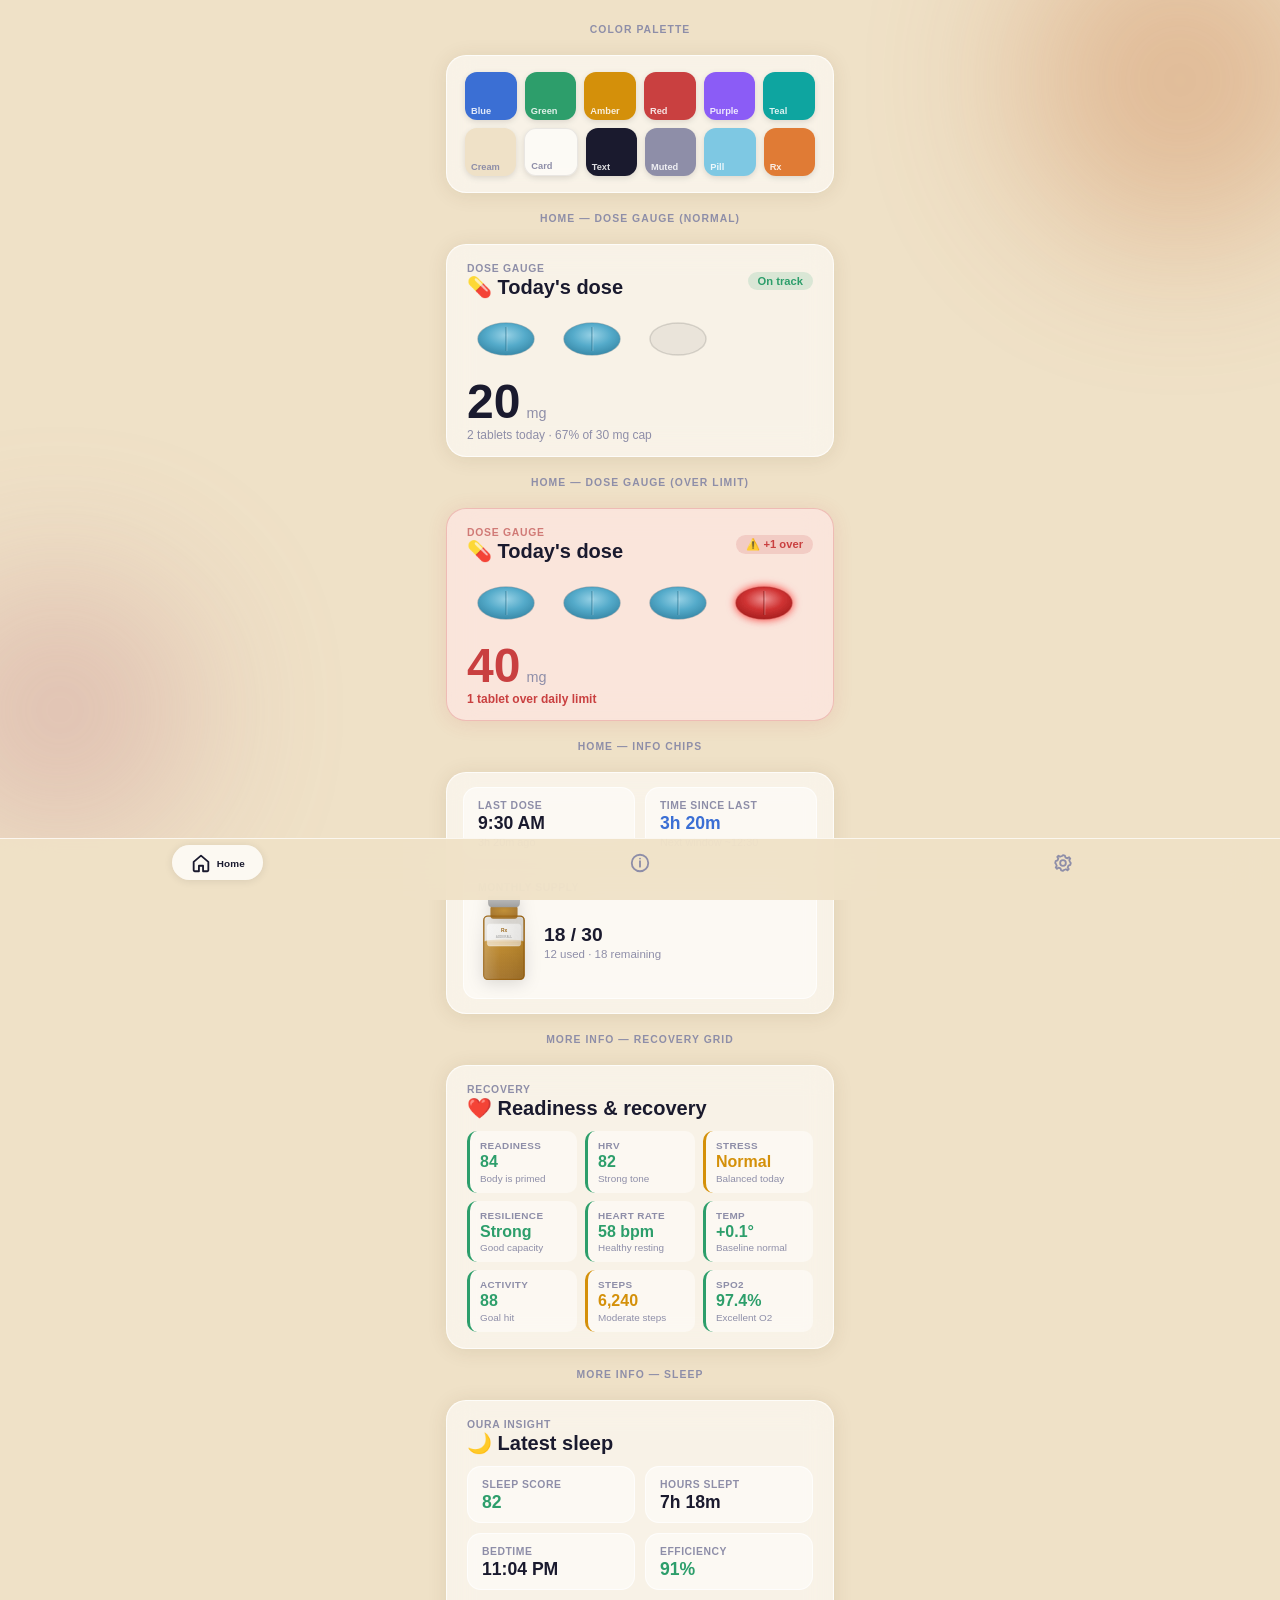
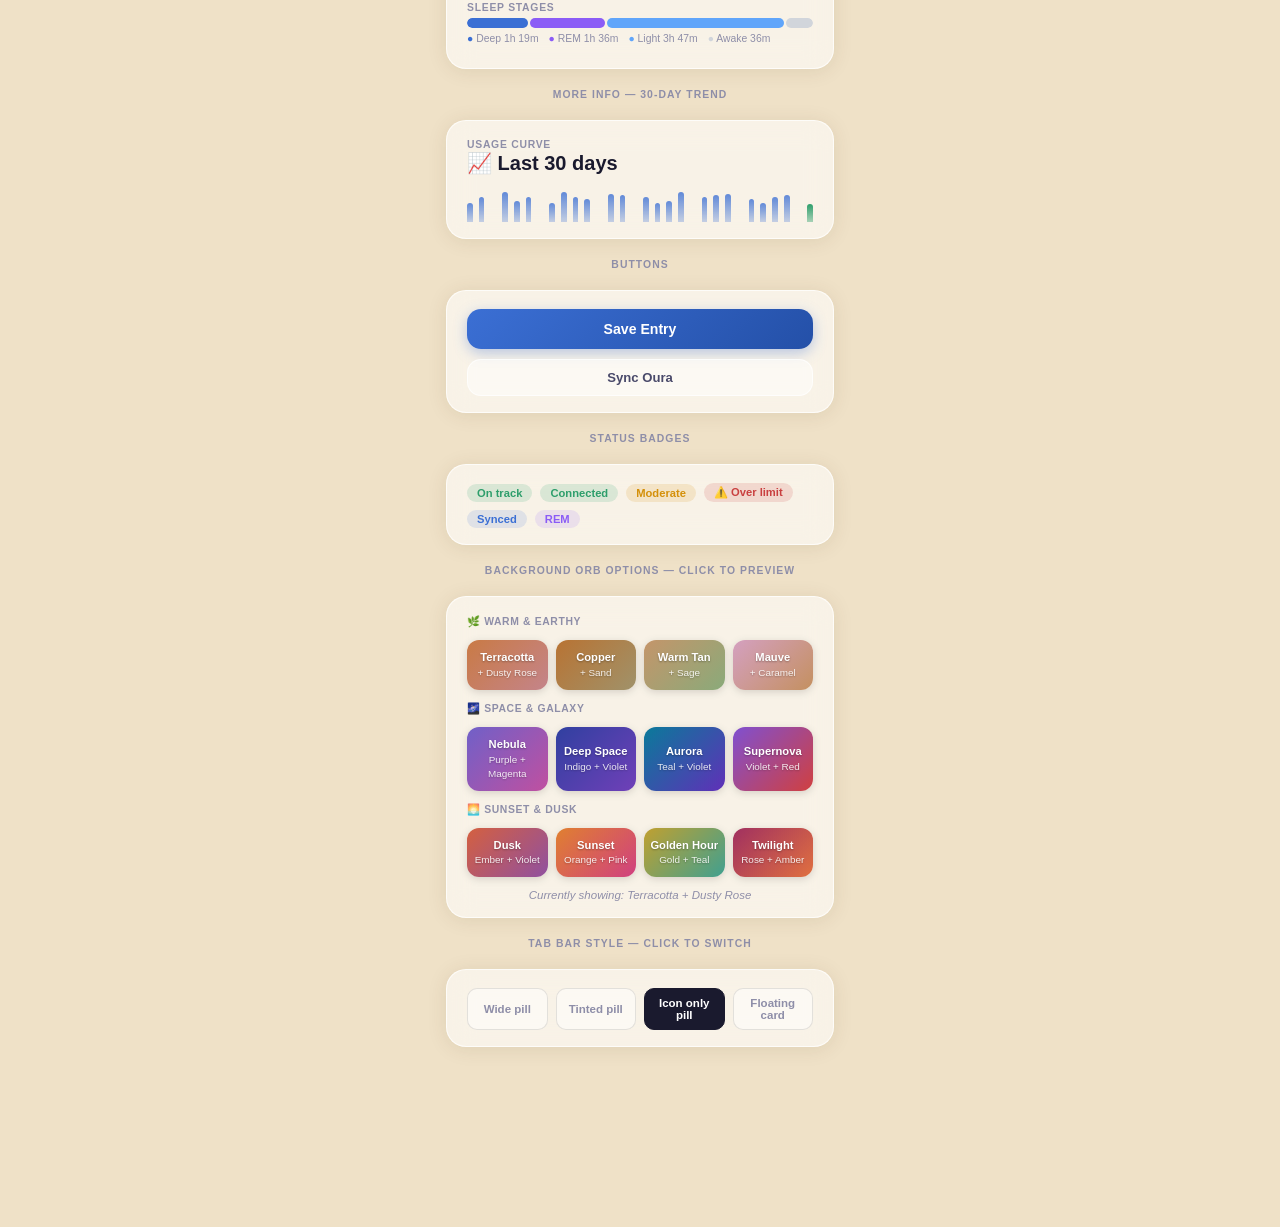
<file: mockup-palette.html>
<!DOCTYPE html>
<html lang="en">
<head>
  <meta charset="UTF-8"/>
  <meta name="viewport" content="width=device-width, initial-scale=1.0"/>
  <title>UI Palette Mockup</title>
  <style>
    * { box-sizing: border-box; margin: 0; padding: 0; }

    /* ── Themeable CSS vars ── */
    :root {
      --bg:          #efe1c7;
      --card-bg:     rgba(255,255,255,0.58);
      --card-border: rgba(255,255,255,0.72);
      --tab-bg:      rgba(239,225,199,0.90);
      --tab-pip:     rgba(255,255,255,0.78);
      --tab-shadow:  0 1px 8px rgba(0,0,0,0.10);
      --text:        #1a1a2e;
      --text-mid:    #4a4a6a;
      --muted:       #8e8ea8;
      --section-tag: #8e8ea8;
      --shadow:      0 2px 20px rgba(80,60,20,0.10);
      --blue:        #3b6fd4;
      --green:       #2d9e6b;
      --amber:       #d4900a;
      --red:         #c94040;
      --purple:      #8b5cf6;
      --teal:        #0ea5a0;
      --radius:      20px;
      --font-disp:   "Avenir Next Condensed","Franklin Gothic Medium",sans-serif;
      --font-body:   "Avenir Next","Segoe UI",sans-serif;
      --orb-opacity: 0.38;
    }

    body {
      background: var(--bg);
      font-family: var(--font-body);
      color: var(--text);
      padding: 24px 16px 80px;
      display: flex; flex-direction: column; align-items: center;
      gap: 20px; max-width: 420px; margin: 0 auto;
      transition: background 0.5s;
    }

    /* orb background */
    .bg-orbs {
      position: fixed; inset: 0; z-index: 0; pointer-events: none; overflow: hidden;
      transition: background 0.5s;
    }
    .orb {
      position: absolute; border-radius: 50%; filter: blur(80px);
      opacity: var(--orb-opacity);
      transition: background 0.5s, opacity 0.5s;
    }
    .orb-1 { width: 320px; height: 320px; background: #c97a45; top: -80px; right: -60px; }
    .orb-2 { width: 260px; height: 260px; background: #c4848a; bottom: 60px; left: -70px; }

    body > * { position: relative; z-index: 1; width: 100%; }

    /* ── Section label ── */
    .section-tag {
      font-size: 0.65rem; text-transform: uppercase; letter-spacing: 0.1em;
      color: var(--section-tag); font-weight: 700; text-align: center;
      transition: color 0.4s;
    }

    /* ── Card ── */
    .card {
      background: var(--card-bg);
      border: 1px solid var(--card-border);
      border-radius: var(--radius);
      backdrop-filter: blur(14px);
      box-shadow: var(--shadow);
      padding: 18px 20px 16px;
      transition: background 0.4s, border-color 0.4s;
    }

    /* ── Eyebrow + heading ── */
    .eyebrow {
      font-size: 0.65rem; text-transform: uppercase; letter-spacing: 0.07em;
      color: var(--muted); font-weight: 600; margin-bottom: 2px;
    }
    h1 { font-family: var(--font-disp); font-size: 1.7rem; font-weight: 800; line-height: 1.05; }
    h2 { font-family: var(--font-disp); font-size: 1.25rem; font-weight: 700; line-height: 1.1; }
    h3 { font-size: 0.95rem; font-weight: 700; }

    /* ── Badge ── */
    .badge {
      display: inline-flex; align-items: center; padding: 3px 10px;
      border-radius: 999px; font-size: 0.7rem; font-weight: 700;
    }
    .badge-green  { background: rgba(45,158,107,0.15); color: var(--green); }
    .badge-amber  { background: rgba(212,144,10,0.15); color: var(--amber); }
    .badge-red    { background: rgba(201,64,64,0.15);  color: var(--red); }
    .badge-blue   { background: rgba(59,111,212,0.13); color: var(--blue); }
    .badge-purple { background: rgba(139,92,246,0.13); color: var(--purple); }

    /* ── Gauge card ── */
    .gauge-card { padding: 18px 20px 14px; }
    .gauge-header { display: flex; align-items: center; justify-content: space-between; margin-bottom: 14px; }
    .tablet-row { display: flex; gap: 8px; align-items: center; margin-bottom: 12px; }
    .readout { display: flex; align-items: baseline; gap: 6px; }
    .readout-num { font-family: var(--font-disp); font-size: 3rem; font-weight: 800; line-height: 1; color: var(--text); }
    .readout-unit { font-size: 0.9rem; color: var(--muted); }
    .readout-label { font-size: 0.75rem; color: var(--muted); margin-top: 2px; }

    /* ── Chip grid ── */
    .chip-grid { display: grid; grid-template-columns: 1fr 1fr; gap: 10px; }
    .chip {
      background: rgba(255,255,255,0.5);
      border: 1px solid rgba(255,255,255,0.7);
      border-radius: 14px;
      padding: 12px 14px 10px;
      display: flex; flex-direction: column; gap: 3px;
    }
    .chip-label { font-size: 0.65rem; color: var(--muted); text-transform: uppercase; letter-spacing: 0.05em; font-weight: 600; }
    .chip-value { font-size: 1.1rem; font-weight: 800; color: var(--text); line-height: 1.1; }
    .chip-sub   { font-size: 0.68rem; color: var(--muted); }
    .chip-value.green  { color: var(--green); }
    .chip-value.amber  { color: var(--amber); }
    .chip-value.red    { color: var(--red); }
    .chip-value.blue   { color: var(--blue); }
    .chip-value.purple { color: var(--purple); }

    /* ── Recovery grid ── */
    .recovery-grid { display: grid; grid-template-columns: repeat(3,1fr); gap: 8px; }
    .rec-tile {
      background: rgba(255,255,255,0.45);
      border-radius: 10px; padding: 9px 10px 7px;
      border-left: 3px solid rgba(0,0,0,0.08);
      display: flex; flex-direction: column; gap: 2px;
    }
    .rec-tile.g { border-left-color: var(--green); }
    .rec-tile.a { border-left-color: var(--amber); }
    .rec-tile.r { border-left-color: var(--red); }
    .rec-label  { font-size: 0.62rem; color: var(--muted); text-transform: uppercase; letter-spacing: 0.04em; font-weight: 600; }
    .rec-value  { font-size: 1rem; font-weight: 800; line-height: 1.1; }
    .rec-tile.g .rec-value { color: var(--green); }
    .rec-tile.a .rec-value { color: var(--amber); }
    .rec-tile.r .rec-value { color: var(--red); }
    .rec-interp { font-size: 0.62rem; color: var(--muted); line-height: 1.3; }

    /* ── Palette swatches ── */
    .swatch-row { display: flex; gap: 8px; flex-wrap: wrap; }
    .swatch {
      flex: 1; min-width: 48px; height: 48px; border-radius: 12px;
      display: flex; align-items: flex-end; padding: 4px 6px;
      font-size: 0.58rem; font-weight: 700; color: rgba(255,255,255,0.85);
      box-shadow: 0 2px 6px rgba(0,0,0,0.12);
    }

    /* ── Rx bottle inline ── */
    .bottle-row { display: flex; align-items: center; gap: 14px; }
    .bottle-meta strong { font-size: 1.2rem; font-weight: 800; }
    .bottle-meta span   { font-size: 0.72rem; color: var(--muted); display: block; margin-top: 2px; }

    /* ── Trend sparkline placeholder ── */
    .spark-row { display: flex; gap: 6px; align-items: flex-end; height: 36px; }
    .spark-bar {
      flex: 1; border-radius: 4px 4px 0 0;
      background: linear-gradient(180deg, var(--blue) 0%, rgba(59,111,212,0.35) 100%);
      opacity: 0.8;
    }
    .spark-bar.today { background: linear-gradient(180deg, var(--green), rgba(45,158,107,0.4)); opacity: 1; }

    /* ── Tab bar ── */
    .tab-bar {
      position: fixed; bottom: 0; left: 0; right: 0;
      background: var(--tab-bg);
      backdrop-filter: blur(24px);
      -webkit-backdrop-filter: blur(24px);
      border-top: 1px solid var(--card-border);
      display: flex; align-items: center;
      padding: 6px 8px 20px; gap: 4px;
      transition: background 0.4s;
    }
    .tab {
      flex: 1; display: flex; align-items: center; justify-content: center;
      color: var(--muted); cursor: pointer; transition: color 0.2s;
    }
    .tab-pip {
      display: flex; flex-direction: column; align-items: center; gap: 2px;
      padding: 6px 14px 5px; border-radius: 999px;
      font-size: 0.6rem; font-weight: 700; letter-spacing: 0.02em;
      transition: background 0.2s, color 0.2s, box-shadow 0.2s, padding 0.2s;
    }
    .tab.active { color: var(--text); }
    .tab.active .tab-pip {
      background: var(--tab-pip);
      box-shadow: var(--tab-shadow);
    }

    /* ── Sleep stages bar ── */
    .stage-bar { height: 10px; border-radius: 999px; display: flex; overflow: hidden; gap: 2px; }
    .stage-seg { border-radius: 999px; }

    /* ── Buttons ── */
    .btn-primary {
      background: linear-gradient(135deg, var(--blue), #2450a8);
      color: #fff; border: none; border-radius: 14px;
      padding: 12px 20px; font-size: 0.88rem; font-weight: 700;
      width: 100%; cursor: pointer;
      box-shadow: 0 4px 14px rgba(59,111,212,0.35);
    }
    .btn-ghost {
      background: rgba(255,255,255,0.5); border: 1px solid rgba(255,255,255,0.7);
      border-radius: 14px; padding: 10px 16px; font-size: 0.82rem; font-weight: 600;
      color: var(--text-mid); cursor: pointer; width: 100%;
    }

    /* ── Orb palette buttons ── */
    .orb-btn {
      flex: 1; min-width: 72px; padding: 10px 6px; border-radius: 12px; border: none;
      cursor: pointer; font-size: 0.7rem; font-weight: 700; color: #fff;
      line-height: 1.4; text-shadow: 0 1px 2px rgba(0,0,0,0.3);
      box-shadow: 0 2px 8px rgba(0,0,0,0.15);
      transition: transform 0.1s, box-shadow 0.1s;
    }
    .orb-btn:active { transform: scale(0.96); }
    .orb-btn small { font-weight: 400; opacity: 0.88; display: block; font-size: 0.62rem; }

    /* ── Tab style switcher buttons ── */
    .tab-style-btn {
      flex: 1; padding: 8px 10px; border-radius: 10px; border: 1.5px solid rgba(0,0,0,0.1);
      cursor: pointer; font-size: 0.72rem; font-weight: 600; background: rgba(255,255,255,0.5);
      color: var(--muted); transition: all 0.15s;
    }
    .tab-style-btn.active-style {
      background: var(--text); color: #fff; border-color: var(--text);
    }

    /* ── Tab style: wide (default) ── */
    .tab-bar.style-wide .tab-pip {
      padding: 6px 20px 5px; border-radius: 999px; min-width: 90px; justify-content: center;
    }
    .tab-bar.style-wide .tab.active .tab-pip {
      background: rgba(255,255,255,0.78);
      box-shadow: 0 1px 8px rgba(0,0,0,0.1);
    }

    /* ── Tab style: tinted pill ── */
    .tab-bar.style-tinted .tab-pip {
      padding: 6px 18px 5px; border-radius: 999px; min-width: 90px; justify-content: center;
    }
    .tab-bar.style-tinted .tab.active { color: #3b6fd4; }
    .tab-bar.style-tinted .tab.active .tab-pip {
      background: rgba(59,111,212,0.12);
      box-shadow: 0 1px 6px rgba(59,111,212,0.15);
    }

    /* ── Tab style: icon-only pill ── */
    .tab-bar.style-pill-icon .tab-pip {
      padding: 7px 16px 6px; border-radius: 999px; flex-direction: row; gap: 5px;
    }
    .tab-bar.style-pill-icon .tab-pip span { display: none; }
    .tab-bar.style-pill-icon .tab.active .tab-pip span { display: block; }
    .tab-bar.style-pill-icon .tab.active .tab-pip {
      background: rgba(255,255,255,0.78);
      box-shadow: 0 1px 8px rgba(0,0,0,0.1);
      padding: 7px 18px 6px;
    }
    .tab-bar.style-pill-icon .tab.active .tab-pip span {
      font-size: 0.62rem; font-weight: 700;
    }

    /* ── Tab style: floating card ── */
    .tab-bar.style-floating {
      background: rgba(239,225,199,0.7);
      padding: 8px 16px 20px;
    }
    .tab-bar.style-floating .tab-pip {
      padding: 8px 16px 6px; border-radius: 14px; min-width: 86px; justify-content: center;
    }
    .tab-bar.style-floating .tab.active .tab-pip {
      background: rgba(255,255,255,0.9);
      box-shadow: 0 2px 12px rgba(0,0,0,0.12);
    }

    /* ── Overage card state ── */
    .gauge-card.over {
      background: rgba(255,230,230,0.65);
      border-color: rgba(201,64,64,0.25);
      box-shadow: 0 2px 20px rgba(201,64,64,0.12);
    }
    .gauge-card.over .eyebrow { color: rgba(180,50,50,0.6); }
  </style>
</head>
<body>

<!-- background -->
<div class="bg-orbs">
  <div class="orb orb-1"></div>
  <div class="orb orb-2"></div>
</div>

<!-- ── PALETTE STRIP ── -->
<p class="section-tag">Color palette</p>
<div class="card" style="padding:16px 18px">
  <div class="swatch-row">
    <div class="swatch" style="background:#3b6fd4">Blue</div>
    <div class="swatch" style="background:#2d9e6b">Green</div>
    <div class="swatch" style="background:#d4900a">Amber</div>
    <div class="swatch" style="background:#c94040">Red</div>
    <div class="swatch" style="background:#8b5cf6">Purple</div>
    <div class="swatch" style="background:#0ea5a0">Teal</div>
  </div>
  <div class="swatch-row" style="margin-top:8px">
    <div class="swatch" style="background:#efe1c7; color:var(--muted)">Cream</div>
    <div class="swatch" style="background:rgba(255,255,255,0.58); color:var(--muted); border:1px solid rgba(0,0,0,0.08)">Card</div>
    <div class="swatch" style="background:#1a1a2e">Text</div>
    <div class="swatch" style="background:#8e8ea8">Muted</div>
    <div class="swatch" style="background:#7ec8e3">Pill</div>
    <div class="swatch" style="background:#e07b35">Rx</div>
  </div>
</div>

<!-- ── DOSE GAUGE (normal) ── -->
<p class="section-tag">Home — dose gauge (normal)</p>
<div class="card gauge-card">
  <div class="gauge-header">
    <div>
      <p class="eyebrow">Dose Gauge</p>
      <h2>💊 Today's dose</h2>
    </div>
    <span class="badge badge-green">On track</span>
  </div>
  <div class="tablet-row" id="tabletRowNormal"></div>
  <div class="readout">
    <span class="readout-num">20</span>
    <span class="readout-unit">mg</span>
  </div>
  <p class="readout-label">2 tablets today · 67% of 30 mg cap</p>
</div>

<!-- ── DOSE GAUGE (overage) ── -->
<p class="section-tag">Home — dose gauge (over limit)</p>
<div class="card gauge-card over">
  <div class="gauge-header">
    <div>
      <p class="eyebrow">Dose Gauge</p>
      <h2>💊 Today's dose</h2>
    </div>
    <span class="badge badge-red">⚠️ +1 over</span>
  </div>
  <div class="tablet-row" id="tabletRowOver"></div>
  <div class="readout">
    <span class="readout-num" style="color:var(--red)">40</span>
    <span class="readout-unit">mg</span>
  </div>
  <p class="readout-label" style="color:var(--red);font-weight:600">1 tablet over daily limit</p>
</div>

<!-- ── STAT CHIPS ── -->
<p class="section-tag">Home — info chips</p>
<div class="card" style="padding:14px 16px">
  <div class="chip-grid">
    <div class="chip">
      <span class="chip-label">Last dose</span>
      <span class="chip-value">9:30 AM</span>
      <span class="chip-sub">3h 20m ago</span>
    </div>
    <div class="chip">
      <span class="chip-label">Time since last</span>
      <span class="chip-value blue">3h 20m</span>
      <span class="chip-sub">Next window ~12:30</span>
    </div>
    <div class="chip" style="grid-column:1/-1">
      <span class="chip-label">Monthly supply</span>
      <div class="bottle-row">
        <svg id="bottleSmall" width="52" height="92" viewBox="0 0 90 160" style="flex-shrink:0;filter:drop-shadow(0 3px 8px rgba(0,0,0,0.15))"></svg>
        <div class="bottle-meta">
          <strong>18 / 30</strong>
          <span>12 used · 18 remaining</span>
        </div>
      </div>
    </div>
  </div>
</div>

<!-- ── RECOVERY GRID ── -->
<p class="section-tag">More Info — recovery grid</p>
<div class="card">
  <p class="eyebrow">Recovery</p>
  <h2 style="margin-bottom:12px">❤️ Readiness &amp; recovery</h2>
  <div class="recovery-grid">
    <div class="rec-tile g"><span class="rec-label">Readiness</span><span class="rec-value">84</span><span class="rec-interp">Body is primed</span></div>
    <div class="rec-tile g"><span class="rec-label">HRV</span><span class="rec-value">82</span><span class="rec-interp">Strong tone</span></div>
    <div class="rec-tile a"><span class="rec-label">Stress</span><span class="rec-value">Normal</span><span class="rec-interp">Balanced today</span></div>
    <div class="rec-tile g"><span class="rec-label">Resilience</span><span class="rec-value">Strong</span><span class="rec-interp">Good capacity</span></div>
    <div class="rec-tile g"><span class="rec-label">Heart rate</span><span class="rec-value">58 bpm</span><span class="rec-interp">Healthy resting</span></div>
    <div class="rec-tile g"><span class="rec-label">Temp</span><span class="rec-value">+0.1°</span><span class="rec-interp">Baseline normal</span></div>
    <div class="rec-tile g"><span class="rec-label">Activity</span><span class="rec-value">88</span><span class="rec-interp">Goal hit</span></div>
    <div class="rec-tile a"><span class="rec-label">Steps</span><span class="rec-value">6,240</span><span class="rec-interp">Moderate steps</span></div>
    <div class="rec-tile g"><span class="rec-label">SpO2</span><span class="rec-value">97.4%</span><span class="rec-interp">Excellent O2</span></div>
  </div>
</div>

<!-- ── SLEEP CARD ── -->
<p class="section-tag">More Info — sleep</p>
<div class="card">
  <p class="eyebrow">Oura Insight</p>
  <h2 style="margin-bottom:12px">🌙 Latest sleep</h2>
  <div class="chip-grid" style="margin-bottom:12px">
    <div class="chip">
      <span class="chip-label">Sleep score</span>
      <span class="chip-value green">82</span>
    </div>
    <div class="chip">
      <span class="chip-label">Hours slept</span>
      <span class="chip-value">7h 18m</span>
    </div>
    <div class="chip">
      <span class="chip-label">Bedtime</span>
      <span class="chip-value">11:04 PM</span>
    </div>
    <div class="chip">
      <span class="chip-label">Efficiency</span>
      <span class="chip-value green">91%</span>
    </div>
  </div>
  <div style="margin-bottom:8px">
    <p class="eyebrow" style="margin-bottom:5px">Sleep stages</p>
    <div class="stage-bar">
      <div class="stage-seg" style="width:18%;background:#3b6fd4"></div>
      <div class="stage-seg" style="width:22%;background:#8b5cf6"></div>
      <div class="stage-seg" style="width:52%;background:#60a5fa"></div>
      <div class="stage-seg" style="width:8%;background:#d1d5db"></div>
    </div>
    <div style="display:flex;gap:10px;margin-top:5px;flex-wrap:wrap">
      <span style="font-size:0.65rem;color:var(--muted)"><span style="color:#3b6fd4">●</span> Deep 1h 19m</span>
      <span style="font-size:0.65rem;color:var(--muted)"><span style="color:#8b5cf6">●</span> REM 1h 36m</span>
      <span style="font-size:0.65rem;color:var(--muted)"><span style="color:#60a5fa">●</span> Light 3h 47m</span>
      <span style="font-size:0.65rem;color:var(--muted)"><span style="color:#d1d5db">●</span> Awake 36m</span>
    </div>
  </div>
</div>

<!-- ── 30-DAY TREND ── -->
<p class="section-tag">More Info — 30-day trend</p>
<div class="card">
  <p class="eyebrow">Usage Curve</p>
  <h2 style="margin-bottom:12px">📈 Last 30 days</h2>
  <div class="spark-row">
    <div class="spark-bar" style="height:55%"></div><div class="spark-bar" style="height:70%"></div>
    <div class="spark-bar" style="height:0%"></div><div class="spark-bar" style="height:85%"></div>
    <div class="spark-bar" style="height:60%"></div><div class="spark-bar" style="height:70%"></div>
    <div class="spark-bar" style="height:0%"></div><div class="spark-bar" style="height:55%"></div>
    <div class="spark-bar" style="height:85%"></div><div class="spark-bar" style="height:70%"></div>
    <div class="spark-bar" style="height:65%"></div><div class="spark-bar" style="height:0%"></div>
    <div class="spark-bar" style="height:80%"></div><div class="spark-bar" style="height:75%"></div>
    <div class="spark-bar" style="height:0%"></div><div class="spark-bar" style="height:70%"></div>
    <div class="spark-bar" style="height:55%"></div><div class="spark-bar" style="height:60%"></div>
    <div class="spark-bar" style="height:85%"></div><div class="spark-bar" style="height:0%"></div>
    <div class="spark-bar" style="height:70%"></div><div class="spark-bar" style="height:75%"></div>
    <div class="spark-bar" style="height:80%"></div><div class="spark-bar" style="height:0%"></div>
    <div class="spark-bar" style="height:65%"></div><div class="spark-bar" style="height:55%"></div>
    <div class="spark-bar" style="height:70%"></div><div class="spark-bar" style="height:75%"></div>
    <div class="spark-bar" style="height:0%"></div><div class="spark-bar today" style="height:50%"></div>
  </div>
</div>

<!-- ── BUTTONS ── -->
<p class="section-tag">Buttons</p>
<div class="card" style="display:flex;flex-direction:column;gap:10px">
  <button class="btn-primary">Save Entry</button>
  <button class="btn-ghost">Sync Oura</button>
</div>

<!-- ── BADGES ── -->
<p class="section-tag">Status badges</p>
<div class="card" style="display:flex;gap:8px;flex-wrap:wrap;align-items:center">
  <span class="badge badge-green">On track</span>
  <span class="badge badge-green">Connected</span>
  <span class="badge badge-amber">Moderate</span>
  <span class="badge badge-red">⚠️ Over limit</span>
  <span class="badge badge-blue">Synced</span>
  <span class="badge badge-purple">REM</span>
</div>

<!-- ── BACKGROUND PALETTE OPTIONS ── -->
<p class="section-tag">Background orb options — click to preview</p>
<div class="card" style="display:flex;flex-direction:column;gap:12px">

  <div style="font-size:0.65rem;color:var(--muted);text-transform:uppercase;letter-spacing:0.06em;font-weight:700">🌿 Warm & Earthy</div>
  <div style="display:flex;gap:8px;flex-wrap:wrap">
    <button class="orb-btn" onclick="applyTheme('terracotta')" style="background:linear-gradient(135deg,#c97a45,#c4848a)">Terracotta<br><small>+ Dusty Rose</small></button>
    <button class="orb-btn" onclick="applyTheme('copper')" style="background:linear-gradient(135deg,#b87333,#a0926a)">Copper<br><small>+ Sand</small></button>
    <button class="orb-btn" onclick="applyTheme('warmtan')" style="background:linear-gradient(135deg,#c4956a,#8aaa7a)">Warm Tan<br><small>+ Sage</small></button>
    <button class="orb-btn" onclick="applyTheme('mauve')" style="background:linear-gradient(135deg,#d4a0c0,#c49060)">Mauve<br><small>+ Caramel</small></button>
  </div>

  <div style="font-size:0.65rem;color:var(--muted);text-transform:uppercase;letter-spacing:0.06em;font-weight:700">🌌 Space & Galaxy</div>
  <div style="display:flex;gap:8px;flex-wrap:wrap">
    <button class="orb-btn" onclick="applyTheme('nebula')" style="background:linear-gradient(135deg,#7060c8,#c050a0)">Nebula<br><small>Purple + Magenta</small></button>
    <button class="orb-btn" onclick="applyTheme('deepspace')" style="background:linear-gradient(135deg,#3040a0,#7040b8)">Deep Space<br><small>Indigo + Violet</small></button>
    <button class="orb-btn" onclick="applyTheme('aurora')" style="background:linear-gradient(135deg,#0a7a9a,#6030b8)">Aurora<br><small>Teal + Violet</small></button>
    <button class="orb-btn" onclick="applyTheme('supernova')" style="background:linear-gradient(135deg,#8050d0,#d04040)">Supernova<br><small>Violet + Red</small></button>
  </div>

  <div style="font-size:0.65rem;color:var(--muted);text-transform:uppercase;letter-spacing:0.06em;font-weight:700">🌅 Sunset & Dusk</div>
  <div style="display:flex;gap:8px;flex-wrap:wrap">
    <button class="orb-btn" onclick="applyTheme('dusk')" style="background:linear-gradient(135deg,#d46040,#9050a0)">Dusk<br><small>Ember + Violet</small></button>
    <button class="orb-btn" onclick="applyTheme('sunset')" style="background:linear-gradient(135deg,#e08030,#d04080)">Sunset<br><small>Orange + Pink</small></button>
    <button class="orb-btn" onclick="applyTheme('goldenhour')" style="background:linear-gradient(135deg,#c0a030,#40a090)">Golden Hour<br><small>Gold + Teal</small></button>
    <button class="orb-btn" onclick="applyTheme('twilight')" style="background:linear-gradient(135deg,#a03060,#e07040)">Twilight<br><small>Rose + Amber</small></button>
  </div>

  <div id="orbLabel" style="font-size:0.72rem;color:var(--muted);text-align:center;font-style:italic">Currently showing: Terracotta + Dusty Rose</div>
</div>

<!-- ── TAB BAR STYLE OPTIONS ── -->
<p class="section-tag">Tab bar style — click to switch</p>
<div class="card" style="display:flex;gap:8px;flex-wrap:wrap">
  <button class="tab-style-btn" onclick="setTabStyle('wide')" id="tsWide">Wide pill</button>
  <button class="tab-style-btn" onclick="setTabStyle('tinted')" id="tsTinted">Tinted pill</button>
  <button class="tab-style-btn active-style" onclick="setTabStyle('pill-icon')" id="tsPillIcon">Icon only pill</button>
  <button class="tab-style-btn" onclick="setTabStyle('floating')" id="tsFloating">Floating card</button>
</div>
<div style="height:80px"></div><!-- spacer so tab bar preview is visible -->
<div class="tab-bar style-pill-icon" id="tabBar">
  <div class="tab active" onclick="setActive(0)">
    <div class="tab-pip">
      <svg width="22" height="22" viewBox="0 0 24 24" fill="none" stroke="currentColor" stroke-width="2" stroke-linecap="round" stroke-linejoin="round">
        <path d="M4 10.75 12 4l8 6.75V20a1 1 0 0 1-1 1h-4.75v-6h-4.5v6H5a1 1 0 0 1-1-1z"/>
      </svg>
      <span>Home</span>
    </div>
  </div>
  <div class="tab" onclick="setActive(1)">
    <div class="tab-pip">
      <svg width="22" height="22" viewBox="0 0 24 24" fill="none" stroke="currentColor" stroke-width="2" stroke-linecap="round" stroke-linejoin="round">
        <circle cx="12" cy="12" r="9"/>
        <path d="M12 10v6"/>
        <circle cx="12" cy="7.2" r="1" fill="currentColor" stroke="none"/>
      </svg>
      <span>More Info</span>
    </div>
  </div>
  <div class="tab" onclick="setActive(2)">
    <div class="tab-pip">
      <svg width="22" height="22" viewBox="0 0 24 24" fill="none" stroke="currentColor" stroke-width="2" stroke-linecap="round" stroke-linejoin="round">
        <path d="M12 3.5 14 4l.8 2.05 2.1.85 1.65-1.15 1.4 1.4-1.15 1.65.85 2.1L20.5 12l-.5 2-2.05.8-.85 2.1 1.15 1.65-1.4 1.4-1.65-1.15-2.1.85L12 20.5l-2-.5-.8-2.05-2.1-.85-1.65 1.15-1.4-1.4 1.15-1.65-.85-2.1L3.5 12l.5-2 2.05-.8.85-2.1-1.15-1.65 1.4-1.4 1.65 1.15 2.1-.85z"/>
        <circle cx="12" cy="12" r="3.1"/>
      </svg>
      <span>Settings</span>
    </div>
  </div>
</div>

<script>
// ── Tablet SVG (same as app) ──────────────────────────────────────────
const PAD=10,OW=58,OH=34,SW=OW+PAD*2,SH=OH+PAD*2,CX=SW/2,CY=SH/2,RX=OW/2-1,RY=OH/2-1;
function tabletSVG(fill,over){
  const uid=Math.random().toString(36).slice(2,8);
  const isRed=over&&fill>0;
  const BL="#a8ddf0",BB="#5ab0d0",BD="#3a8aaa",BS="rgba(58,138,170,0.15)";
  const RL="#f7a0a0",RB="#d43535",RD="#a82020",RS="rgba(168,32,32,0.12)";
  const L=isRed?RL:BL,B=isRed?RB:BB,D=isRed?RD:BD,SP=isRed?RS:BS,SC=isRed?"#8a1515":"#2e7a96";
  const EF="rgba(0,0,0,0.06)",ES="rgba(0,0,0,0.13)";
  let s=`<defs>
    <clipPath id="ov${uid}"><ellipse cx="${CX}" cy="${CY}" rx="${RX}" ry="${RY}"/></clipPath>
    <radialGradient id="mg${uid}" cx="50%" cy="38%" r="62%">
      <stop offset="0%" stop-color="${L}"/><stop offset="55%" stop-color="${B}"/><stop offset="100%" stop-color="${D}"/>
    </radialGradient>
    ${isRed?`<filter id="gl${uid}" x="-60%" y="-60%" width="220%" height="220%">
      <feGaussianBlur in="SourceGraphic" stdDeviation="5" result="blur"/>
      <feColorMatrix in="blur" type="matrix" values="1.8 0 0 0 0.1 0 0 0 0 0 0 0 0 0 0 0 0 0 0.9 0" result="cb"/>
      <feMerge><feMergeNode in="cb"/><feMergeNode in="SourceGraphic"/></feMerge>
    </filter>`:""}
  </defs>`;
  s+=`<ellipse cx="${CX}" cy="${CY}" rx="${RX}" ry="${RY}" fill="${EF}" stroke="${ES}" stroke-width="1.5"/>`;
  if(fill===1){
    s+=`<ellipse cx="${CX}" cy="${CY}" rx="${RX}" ry="${RY}" fill="url(#mg${uid})" ${isRed?`filter="url(#gl${uid})"`:""}/>
        <ellipse cx="${CX}" cy="${CY}" rx="${RX}" ry="${RY}" fill="${SP}" clip-path="url(#ov${uid})"/>
        <line x1="${CX}" y1="${CY-RY+4}" x2="${CX}" y2="${CY+RY-4}" stroke="${SC}" stroke-width="1.8" opacity="0.5" clip-path="url(#ov${uid})"/>
        <line x1="${CX+.9}" y1="${CY-RY+4}" x2="${CX+.9}" y2="${CY+RY-4}" stroke="rgba(255,255,255,0.3)" stroke-width="0.9" clip-path="url(#ov${uid})"/>
        <ellipse cx="${CX}" cy="${CY}" rx="${RX}" ry="${RY}" fill="none" stroke="${D}" stroke-width="1.1" opacity="0.45"/>`;
  } else if(fill===0.5){
    s+=`<g ${isRed?`filter="url(#gl${uid})"`:""}><g clip-path="url(#ov${uid})">
          <rect x="${PAD}" y="${PAD}" width="${OW/2}" height="${OH}" fill="url(#mg${uid})"/>
          <rect x="${PAD}" y="${PAD}" width="${OW/2}" height="${OH}" fill="${SP}"/>
        </g></g>
        <line x1="${CX}" y1="${CY-RY+3}" x2="${CX}" y2="${CY+RY-3}" stroke="${SC}" stroke-width="1.8" opacity="0.45" clip-path="url(#ov${uid})"/>
        <ellipse cx="${CX}" cy="${CY}" rx="${RX}" ry="${RY}" fill="none" stroke="${ES}" stroke-width="1.2"/>`;
  }
  return `<svg width="${SW}" height="${SH}" viewBox="0 0 ${SW} ${SH}" style="display:block;overflow:visible">${s}</svg>`;
}
function renderRow(id,taken,limit){
  const el=document.getElementById(id);
  if(!el)return;
  const slots=Math.max(limit,Math.ceil(taken));
  for(let i=0;i<slots;i++){
    const rem=taken-i;
    const fill=rem>=1?1:rem>=0.5?0.5:0;
    const over=i>=limit&&fill>0;
    const d=document.createElement("div");
    d.style.display="flex";
    d.innerHTML=tabletSVG(fill,over);
    el.appendChild(d);
  }
}
renderRow("tabletRowNormal",2,3);
renderRow("tabletRowOver",4,3);

// ── Full theme engine ────────────────────────────────────────────────
const themes = {
  // Warm & Earthy (light)
  terracotta: { bg:'#efe1c7', o1:'#c97a45', o2:'#c4848a', dark:false, label:'Terracotta + Dusty Rose' },
  copper:     { bg:'#ede0ca', o1:'#b87333', o2:'#a0926a', dark:false, label:'Copper + Sand' },
  warmtan:    { bg:'#eee2cc', o1:'#c4956a', o2:'#8aaa7a', dark:false, label:'Warm Tan + Sage' },
  mauve:      { bg:'#edddd6', o1:'#d4a0c0', o2:'#c49060', dark:false, label:'Mauve + Caramel' },
  // Space & Galaxy (dark)
  nebula:     { bg:'#100a1e', o1:'#7060c8', o2:'#c050a0', dark:true,  label:'Nebula — Purple + Magenta' },
  deepspace:  { bg:'#08091a', o1:'#3040a0', o2:'#7040b8', dark:true,  label:'Deep Space — Indigo + Violet' },
  aurora:     { bg:'#040e18', o1:'#0a7a9a', o2:'#6030b8', dark:true,  label:'Aurora — Teal + Violet' },
  supernova:  { bg:'#140818', o1:'#8050d0', o2:'#d04040', dark:true,  label:'Supernova — Violet + Red' },
  // Sunset & Dusk (light-warm)
  dusk:       { bg:'#f0e0d8', o1:'#d46040', o2:'#9050a0', dark:false, label:'Dusk — Ember + Violet' },
  sunset:     { bg:'#f5ddd5', o1:'#e08030', o2:'#d04080', dark:false, label:'Sunset — Orange + Pink' },
  goldenhour: { bg:'#f0e8cc', o1:'#c0a030', o2:'#40a090', dark:false, label:'Golden Hour — Gold + Teal' },
  twilight:   { bg:'#f0d8e0', o1:'#a03060', o2:'#e07040', dark:false, label:'Twilight — Rose + Amber' },
};

function applyTheme(key) {
  const t = themes[key];
  if (!t) return;
  const root = document.documentElement;
  const body = document.body;

  // Background
  body.style.background = t.bg;
  document.querySelector('.orb-1').style.background = t.o1;
  document.querySelector('.orb-2').style.background = t.o2;

  if (t.dark) {
    root.style.setProperty('--bg',          t.bg);
    root.style.setProperty('--card-bg',     'rgba(255,255,255,0.07)');
    root.style.setProperty('--card-border', 'rgba(255,255,255,0.12)');
    root.style.setProperty('--tab-bg',      'rgba(10,8,24,0.88)');
    root.style.setProperty('--tab-pip',     'rgba(255,255,255,0.14)');
    root.style.setProperty('--tab-shadow',  '0 1px 8px rgba(0,0,0,0.4)');
    root.style.setProperty('--text',        '#f0eeff');
    root.style.setProperty('--text-mid',    '#b0a8d0');
    root.style.setProperty('--muted',       '#6a6090');
    root.style.setProperty('--section-tag', '#5a5080');
    root.style.setProperty('--shadow',      '0 2px 24px rgba(0,0,0,0.45)');
    root.style.setProperty('--orb-opacity', '0.55');
    body.classList.add('dark');
  } else {
    root.style.setProperty('--bg',          t.bg);
    root.style.setProperty('--card-bg',     'rgba(255,255,255,0.58)');
    root.style.setProperty('--card-border', 'rgba(255,255,255,0.72)');
    root.style.setProperty('--tab-bg',      hexToTabBg(t.bg));
    root.style.setProperty('--tab-pip',     'rgba(255,255,255,0.78)');
    root.style.setProperty('--tab-shadow',  '0 1px 8px rgba(0,0,0,0.10)');
    root.style.setProperty('--text',        '#1a1a2e');
    root.style.setProperty('--text-mid',    '#4a4a6a');
    root.style.setProperty('--muted',       '#8e8ea8');
    root.style.setProperty('--section-tag', '#8e8ea8');
    root.style.setProperty('--shadow',      '0 2px 20px rgba(80,60,20,0.10)');
    root.style.setProperty('--orb-opacity', '0.38');
    body.classList.remove('dark');
  }

  document.getElementById('orbLabel').textContent = 'Currently showing: ' + t.label;
}

// Derive slightly darkened tab bar bg from base bg
function hexToTabBg(hex) {
  return hex.replace(/^#/, '') === '' ? 'rgba(239,225,199,0.9)'
    : `${hex}ee`;
}

// Tab active
function setActive(idx){
  document.querySelectorAll('.tab').forEach((t,i)=>t.classList.toggle('active',i===idx));
}

// Tab style switcher
const styleMap={wide:'style-wide',tinted:'style-tinted','pill-icon':'style-pill-icon',floating:'style-floating'};
function setTabStyle(s){
  const bar=document.getElementById('tabBar');
  Object.values(styleMap).forEach(c=>bar.classList.remove(c));
  bar.classList.add(styleMap[s]);
  document.querySelectorAll('.tab-style-btn').forEach(b=>b.classList.remove('active-style'));
  const ids={wide:'tsWide',tinted:'tsTinted','pill-icon':'tsPillIcon',floating:'tsFloating'};
  document.getElementById(ids[s])?.classList.add('active-style');
}

// Init
applyTheme('terracotta');
setTabStyle('pill-icon');

// ── Rx bottle ──────────────────────────────────────────────────────
function drawBottle(svg,pct,medName){
  if(!svg)return;
  function fc(p){if(p>.5){const t=(1-p)*2;return`rgb(${Math.round(45+(224-45)*t)},${Math.round(158+(123-158)*t)},${Math.round(89+(11-89)*t)})`}else{const t=(.5-p)*2;return`rgb(${Math.round(224+(201-224)*t)},${Math.round(123+(38-123)*t)},${Math.round(11+(18-11)*t)})`}}
  function dk(p){if(p>.5){const t=(1-p)*2;return`rgb(${Math.round(30+(184-30)*t)},${Math.round(120+(93-120)*t)},${Math.round(60+(8-60)*t)})`}else{const t=(.5-p)*2;return`rgb(${Math.round(184+(160-184)*t)},${Math.round(93+(20-93)*t)},${Math.round(8+(10-8)*t)})`}}
  const FILL=fc(pct),DARK=dk(pct),id=svg.id||"b";
  const bx=10,bw=70,rx=7,nX=22,nW=46,nH=18,bY=35,bH=110,cH=22;
  const iY=bY+2,iH=bH-4,fH=Math.round(iH*Math.max(0,Math.min(1,pct))),fY=iY+iH-fH;
  const lbl=(medName||"").substring(0,12).toUpperCase();
  svg.innerHTML=`<defs>
    <clipPath id="bc${id}"><rect x="${bx}" y="${bY}" width="${bw}" height="${bH}" rx="${rx}"/></clipPath>
    <radialGradient id="bg${id}" cx="50%" cy="38%" r="60%"><stop offset="0%" stop-color="${FILL}"/><stop offset="100%" stop-color="${DARK}"/></radialGradient>
    <linearGradient id="fg${id}" x1="0" y1="0" x2="0" y2="1"><stop offset="0%" stop-color="${FILL}" stop-opacity=".92"/><stop offset="100%" stop-color="${DARK}" stop-opacity=".88"/></linearGradient>
    <linearGradient id="cg${id}" x1="0" y1="0" x2="0" y2="1"><stop offset="0%" stop-color="#c8c8c8"/><stop offset="100%" stop-color="#a0a0a0"/></linearGradient>
    <linearGradient id="sh${id}" x1="0" y1="0" x2="1" y2="0"><stop offset="0%" stop-color="rgba(255,255,255,0.2)"/><stop offset="40%" stop-color="rgba(255,255,255,0.04)"/><stop offset="100%" stop-color="rgba(0,0,0,0.07)"/></linearGradient>
  </defs>
  <rect x="${bx}" y="${bY}" width="${bw}" height="${bH}" rx="${rx}" fill="rgba(0,0,0,0.06)" stroke="rgba(0,0,0,0.12)" stroke-width="1.5"/>
  <g clip-path="url(#bc${id})">${fH>0?`<rect x="${bx}" y="${fY}" width="${bw}" height="${fH+rx}" fill="url(#fg${id})"/><ellipse cx="${bx+bw/2}" cy="${fY}" rx="${bw/2-1}" ry="3.5" fill="${FILL}" opacity=".65"/>`:""}
  </g>
  <rect x="${bx}" y="${bY}" width="${bw}" height="${bH}" rx="${rx}" fill="none" stroke="url(#bg${id})" stroke-width="2.5"/>
  <rect x="${bx+6}" y="${bY+14}" width="${bw-12}" height="38" rx="4" fill="rgba(255,255,255,0.6)" stroke="rgba(255,255,255,0.6)" stroke-width="1"/>
  <text x="${bx+bw/2}" y="${bY+27}" text-anchor="middle" font-family="-apple-system,sans-serif" font-size="8.5" font-weight="800" fill="${DARK}">Rx</text>
  <text x="${bx+bw/2}" y="${bY+38}" text-anchor="middle" font-family="-apple-system,sans-serif" font-size="${lbl.length>0?5.2:4.8}" font-weight="600" fill="#aaa">${lbl||"MONTHLY SUPPLY"}</text>
  <rect x="${bx}" y="${bY}" width="${bw}" height="${bH}" rx="${rx}" fill="url(#sh${id})"/>
  <rect x="${nX}" y="${bY-nH}" width="${nW}" height="${nH+4}" rx="4" fill="url(#bg${id})" opacity=".85" stroke="${DARK}" stroke-width="1"/>
  <rect x="${nX-4}" y="${bY-nH-cH+2}" width="${nW+8}" height="${cH}" rx="6" fill="url(#cg${id})" stroke="#a0a0a0" stroke-width="1"/>`;
}
drawBottle(document.getElementById("bottleSmall"), 0.6, "Adderall");
</script>
</body>
</html>
</file>
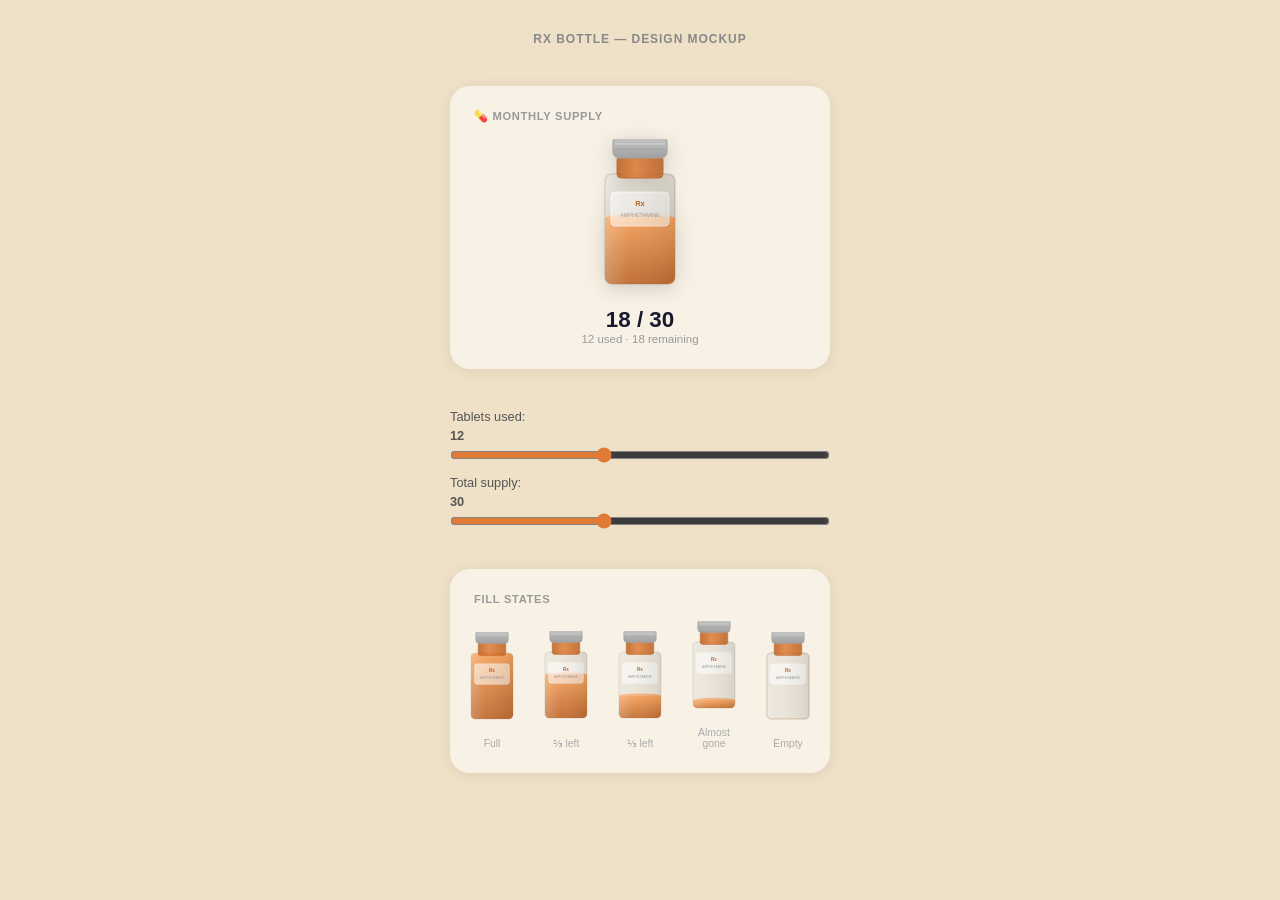
<file: mockup-rxbottle.html>
<!DOCTYPE html>
<html lang="en">
<head>
  <meta charset="UTF-8" />
  <meta name="viewport" content="width=device-width, initial-scale=1.0" />
  <title>Rx Bottle Mockup</title>
  <style>
    * { box-sizing: border-box; margin: 0; padding: 0; }

    body {
      background: #efe1c7;
      min-height: 100vh;
      display: flex;
      flex-direction: column;
      align-items: center;
      padding: 32px 16px;
      font-family: -apple-system, BlinkMacSystemFont, "Segoe UI", sans-serif;
      gap: 40px;
    }

    h2 {
      font-size: 0.75rem;
      text-transform: uppercase;
      letter-spacing: 0.08em;
      color: #888;
      font-weight: 600;
    }

    /* ── Card shell (matches app style) ── */
    .card {
      background: rgba(255,255,255,0.55);
      backdrop-filter: blur(12px);
      border-radius: 20px;
      padding: 24px;
      width: 100%;
      max-width: 380px;
      box-shadow: 0 2px 16px rgba(0,0,0,0.07);
    }

    .card-label {
      font-size: 0.7rem;
      text-transform: uppercase;
      letter-spacing: 0.06em;
      color: #999;
      font-weight: 600;
      margin-bottom: 16px;
    }

    /* ── Bottle scene ── */
    .bottle-scene {
      display: flex;
      align-items: flex-end;
      justify-content: center;
      gap: 28px;
    }

    .bottle-wrap {
      display: flex;
      flex-direction: column;
      align-items: center;
      gap: 10px;
    }

    /* SVG bottle */
    .rx-bottle-svg {
      filter: drop-shadow(0 4px 10px rgba(0,0,0,0.18));
    }

    .bottle-meta {
      text-align: center;
    }
    .bottle-meta .count {
      font-size: 1.4rem;
      font-weight: 800;
      color: #1a1a2e;
      line-height: 1;
    }
    .bottle-meta .sub {
      font-size: 0.72rem;
      color: #999;
      margin-top: 2px;
    }

    /* ── Slider demo controls ── */
    .controls {
      width: 100%;
      max-width: 380px;
      display: flex;
      flex-direction: column;
      gap: 12px;
    }
    .controls label {
      font-size: 0.8rem;
      color: #555;
      display: flex;
      flex-direction: column;
      gap: 4px;
    }
    .controls input[type=range] {
      width: 100%;
      accent-color: #e07b35;
    }

    /* ── Variant row ── */
    .variants {
      display: flex;
      gap: 20px;
      justify-content: center;
      align-items: flex-end;
    }
    .variant-label {
      font-size: 0.65rem;
      color: #aaa;
      text-align: center;
      margin-top: 6px;
    }
  </style>
</head>
<body>

  <h2>Rx Bottle — Design Mockup</h2>

  <!-- INTERACTIVE CARD -->
  <div class="card">
    <div class="card-label">💊 Monthly supply</div>
    <div class="bottle-scene">
      <div class="bottle-wrap">
        <svg class="rx-bottle-svg" id="mainBottle" width="90" height="160" viewBox="0 0 90 160"></svg>
        <div class="bottle-meta">
          <div class="count" id="countLabel">18 / 30</div>
          <div class="sub" id="subLabel">12 used · 18 remaining</div>
        </div>
      </div>
    </div>
  </div>

  <!-- SLIDER CONTROLS -->
  <div class="controls">
    <label>
      Tablets used: <strong id="usedVal">12</strong>
      <input type="range" id="usedSlider" min="0" max="30" value="12" />
    </label>
    <label>
      Total supply: <strong id="totalVal">30</strong>
      <input type="range" id="totalSlider" min="10" max="60" value="30" />
    </label>
  </div>

  <!-- STATIC VARIANTS ROW -->
  <div class="card">
    <div class="card-label">Fill states</div>
    <div class="variants">
      <div>
        <svg id="v100" width="54" height="96" viewBox="0 0 90 160"></svg>
        <div class="variant-label">Full</div>
      </div>
      <div>
        <svg id="v66" width="54" height="96" viewBox="0 0 90 160"></svg>
        <div class="variant-label">⅔ left</div>
      </div>
      <div>
        <svg id="v33" width="54" height="96" viewBox="0 0 90 160"></svg>
        <div class="variant-label">⅓ left</div>
      </div>
      <div>
        <svg id="v10" width="54" height="96" viewBox="0 0 90 160"></svg>
        <div class="variant-label">Almost gone</div>
      </div>
      <div>
        <svg id="v0" width="54" height="96" viewBox="0 0 90 160"></svg>
        <div class="variant-label">Empty</div>
      </div>
    </div>
  </div>

<script>
// ─────────────────────────────────────────
//  Bottle SVG renderer
//  pct = 0..1  (fraction REMAINING)
// ─────────────────────────────────────────
function drawBottle(svg, pct) {
  // Palette
  const BOTTLE_ORANGE  = "#e07b35";
  const BOTTLE_DARK    = "#b85e1f";
  const FILL_COLOR     = "#f5a05a";
  const EMPTY_COLOR    = "rgba(0,0,0,0.06)";
  const GHOST_STROKE   = "rgba(0,0,0,0.12)";
  const CAP_COLOR      = "#c8c8c8";
  const CAP_DARK       = "#a0a0a0";
  const LABEL_BG       = "rgba(255,255,255,0.55)";
  const LABEL_TEXT     = "#b85e1f";

  // Geometry (in 90×160 viewBox)
  const bx = 10, bw = 70;          // body x, width
  const neckX = 22, neckW = 46;    // neck x, width
  const neckH = 18;                 // neck height
  const bodyY = 35, bodyH = 110;   // body top, height
  const capH = 22;                  // cap height
  const rx = 7;                     // corner radius on body

  // Fill geometry — liquid sits inside the body
  const innerY = bodyY + 2;
  const innerH = bodyH - 4;
  const fillH   = Math.round(innerH * pct);
  const fillY   = innerY + innerH - fillH;

  // Pill dots (3 scattered inside bottle, fade when area empties)
  const pills = [
    { cx: 35, cy: bodyY + bodyH * 0.65, r: 5, angle: -20 },
    { cx: 55, cy: bodyY + bodyH * 0.75, r: 4, angle:  15 },
    { cx: 42, cy: bodyY + bodyH * 0.82, r: 4.5, angle: 5 },
  ];

  let html = `
    <defs>
      <clipPath id="bodyClip${svg.id}">
        <rect x="${bx}" y="${bodyY}" width="${bw}" height="${bodyH}" rx="${rx}" ry="${rx}"/>
      </clipPath>
      <linearGradient id="bottleGrad${svg.id}" x1="0" y1="0" x2="1" y2="0">
        <stop offset="0%"   stop-color="${BOTTLE_DARK}" />
        <stop offset="40%"  stop-color="${BOTTLE_ORANGE}" />
        <stop offset="100%" stop-color="${BOTTLE_DARK}" />
      </linearGradient>
      <linearGradient id="fillGrad${svg.id}" x1="0" y1="0" x2="0" y2="1">
        <stop offset="0%"   stop-color="${FILL_COLOR}" stop-opacity="0.95"/>
        <stop offset="100%" stop-color="${BOTTLE_DARK}" stop-opacity="0.9"/>
      </linearGradient>
      <linearGradient id="capGrad${svg.id}" x1="0" y1="0" x2="0" y2="1">
        <stop offset="0%" stop-color="${CAP_COLOR}"/>
        <stop offset="100%" stop-color="${CAP_DARK}"/>
      </linearGradient>
      <!-- sheen overlay -->
      <linearGradient id="sheen${svg.id}" x1="0" y1="0" x2="1" y2="0">
        <stop offset="0%"   stop-color="rgba(255,255,255,0.22)"/>
        <stop offset="35%"  stop-color="rgba(255,255,255,0.04)"/>
        <stop offset="100%" stop-color="rgba(0,0,0,0.08)"/>
      </linearGradient>
    </defs>

    <!-- ── BOTTLE BODY (empty shell — ghost) ── -->
    <rect x="${bx}" y="${bodyY}" width="${bw}" height="${bodyH}"
          rx="${rx}" ry="${rx}"
          fill="${EMPTY_COLOR}" stroke="${GHOST_STROKE}" stroke-width="1.5"/>

    <!-- ── FILL liquid ── -->
    <g clip-path="url(#bodyClip${svg.id})">
      ${fillH > 0 ? `
      <rect x="${bx}" y="${fillY}" width="${bw}" height="${fillH + rx}"
            fill="url(#fillGrad${svg.id})"/>
      <!-- subtle wave top edge -->
      <ellipse cx="${bx + bw/2}" cy="${fillY}" rx="${bw/2}" ry="4"
               fill="${FILL_COLOR}" opacity="0.7"/>
      ` : ""}
    </g>

    <!-- ── BOTTLE BODY outline (drawn on top for crisp edge) ── -->
    <rect x="${bx}" y="${bodyY}" width="${bw}" height="${bodyH}"
          rx="${rx}" ry="${rx}"
          fill="url(#bottleGrad${svg.id})" opacity="${pct > 0 ? 0 : 0.13}"
          stroke="url(#bottleGrad${svg.id})" stroke-width="2.5" fill-opacity="0"/>

    <!-- ── LABEL strip ── -->
    <rect x="${bx+6}" y="${bodyY + 18}" width="${bw-12}" height="34"
          rx="4" fill="${LABEL_BG}" stroke="rgba(255,255,255,0.6)" stroke-width="1"/>
    <text x="${bx + bw/2}" y="${bodyY + 32}" text-anchor="middle"
          font-family="-apple-system,sans-serif" font-size="7.5" font-weight="700"
          fill="${LABEL_TEXT}">Rx</text>
    <text x="${bx + bw/2}" y="${bodyY + 43}" text-anchor="middle"
          font-family="-apple-system,sans-serif" font-size="5.5" fill="#999">AMPHETAMINE</text>

    <!-- ── SHEEN overlay ── -->
    <rect x="${bx}" y="${bodyY}" width="${bw}" height="${bodyH}"
          rx="${rx}" ry="${rx}"
          fill="url(#sheen${svg.id})"/>

    <!-- ── NECK ── -->
    <rect x="${neckX}" y="${bodyY - neckH}" width="${neckW}" height="${neckH + 4}"
          rx="4" ry="4"
          fill="url(#bottleGrad${svg.id})" opacity="0.85"
          stroke="${BOTTLE_DARK}" stroke-width="1"/>

    <!-- ── CAP ── -->
    <rect x="${neckX - 4}" y="${bodyY - neckH - capH + 2}" width="${neckW + 8}" height="${capH}"
          rx="6" ry="6"
          fill="url(#capGrad${svg.id})"
          stroke="${CAP_DARK}" stroke-width="1"/>
    <!-- cap ridge lines -->
    <line x1="${neckX - 2}" y1="${bodyY - neckH - capH + 10}" x2="${neckX + neckW + 2}" y2="${bodyY - neckH - capH + 10}"
          stroke="rgba(255,255,255,0.4)" stroke-width="1"/>
    <line x1="${neckX - 2}" y1="${bodyY - neckH - capH + 15}" x2="${neckX + neckW + 2}" y2="${bodyY - neckH - capH + 15}"
          stroke="rgba(0,0,0,0.1)" stroke-width="0.8"/>
  `;

  svg.innerHTML = html;
}

// ── Interactive bottle ──
function update() {
  const used  = Number(document.getElementById("usedSlider").value);
  const total = Number(document.getElementById("totalSlider").value);
  document.getElementById("usedVal").textContent  = used;
  document.getElementById("totalVal").textContent = total;

  const remaining = Math.max(0, total - used);
  const pct = total > 0 ? remaining / total : 0;

  drawBottle(document.getElementById("mainBottle"), pct);
  document.getElementById("countLabel").textContent = `${remaining} / ${total}`;
  document.getElementById("subLabel").textContent   = `${used} used · ${remaining} remaining`;
}

document.getElementById("usedSlider").addEventListener("input", update);
document.getElementById("totalSlider").addEventListener("input", update);

// ── Static variants ──
drawBottle(document.getElementById("v100"), 1.0);
drawBottle(document.getElementById("v66"),  0.66);
drawBottle(document.getElementById("v33"),  0.33);
drawBottle(document.getElementById("v10"),  0.10);
drawBottle(document.getElementById("v0"),   0.0);

update();
</script>
</body>
</html>
</file>
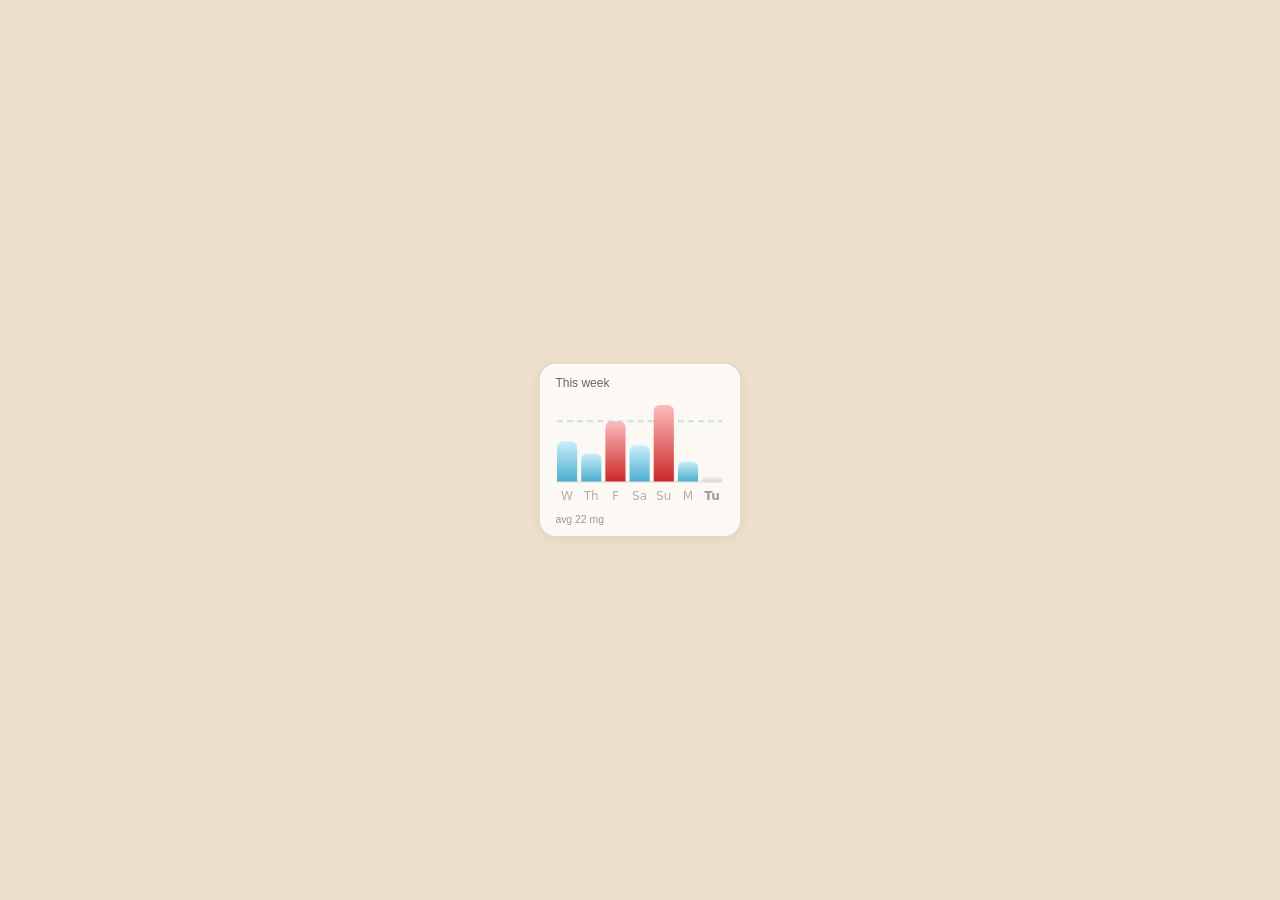
<file: mockup-sparkline.html>
<!DOCTYPE html>
<html lang="en">
<head>
  <meta charset="UTF-8"/>
  <meta name="viewport" content="width=device-width, initial-scale=1.0"/>
  <title>Sparkline Mockup</title>
  <style>
    * { box-sizing: border-box; margin: 0; padding: 0; }
    body {
      background: #ede0ca;
      min-height: 100vh;
      display: flex;
      flex-direction: column;
      align-items: center;
      justify-content: center;
      padding: 2rem 1rem;
      font-family: -apple-system, BlinkMacSystemFont, "Segoe UI", sans-serif;
    }
    .chip {
      background: rgba(255,255,255,0.80);
      border-radius: 16px;
      padding: 0.7rem 0.9rem 0.65rem;
      border: 1px solid rgba(255,255,255,0.6);
      box-shadow: 0 2px 12px rgba(0,0,0,0.07), inset 0 1px 0 rgba(255,255,255,0.4);
      display: flex;
      flex-direction: column;
      gap: 0.15rem;
      width: 200px;
    }
    .chip-label { font-size: 0.75rem; color: #666; font-weight: 500; }
    .chip-sub   { font-size: 0.65rem; color: #999; }
    svg { width: 100%; height: auto; display: block; margin: 0.2rem 0; }
  </style>
</head>
<body>
  <div class="chip">
    <div class="chip-label">This week</div>
    <svg viewBox="0 0 84 56">
      <defs>
        <linearGradient id="g-blue" x1="0" y1="0" x2="0" y2="1">
          <stop offset="0%" stop-color="#caeefa"/>
          <stop offset="100%" stop-color="#4aaece"/>
        </linearGradient>
        <linearGradient id="g-today" x1="0" y1="0" x2="0" y2="1">
          <stop offset="0%" stop-color="#90ddf0"/>
          <stop offset="100%" stop-color="#1a80a8"/>
        </linearGradient>
        <linearGradient id="g-red" x1="0" y1="0" x2="0" y2="1">
          <stop offset="0%" stop-color="#fbbcbc"/>
          <stop offset="100%" stop-color="#cc2828"/>
        </linearGradient>
      </defs>

      <!-- baseline -->
      <line x1="1" y1="43" x2="83" y2="43" stroke="rgba(0,0,0,0.08)" stroke-width="1"/>
      <!-- limit line -->
      <line x1="1" y1="13" x2="83" y2="13" stroke="#4aaece" stroke-width="1" stroke-dasharray="3,2" opacity="0.3"/>

      <!-- Rounded-top-only bars via path: M x,y+r a r,r 0 0 1 r,-r h w-2r a r,r 0 0 1 r,r V y+h H x Z -->
      <!-- Day data: W 20, Th 14, F 30, Sa 18, Su 38, M 10, Tu(today) 0 -->
      <!-- W -->
      <path d="M 1,26 a 3,3 0 0 1 3,-3 h 4 a 3,3 0 0 1 3,3 V 43 H 1 Z" fill="url(#g-blue)"/>
      <!-- Th -->
      <path d="M 13,32 a 3,3 0 0 1 3,-3 h 4 a 3,3 0 0 1 3,3 V 43 H 13 Z" fill="url(#g-blue)"/>
      <!-- F over -->
      <path d="M 25,16 a 3,3 0 0 1 3,-3 h 4 a 3,3 0 0 1 3,3 V 43 H 25 Z" fill="url(#g-red)"/>
      <!-- Sa -->
      <path d="M 37,28 a 3,3 0 0 1 3,-3 h 4 a 3,3 0 0 1 3,3 V 43 H 37 Z" fill="url(#g-blue)"/>
      <!-- Su over -->
      <path d="M 49,8 a 3,3 0 0 1 3,-3 h 4 a 3,3 0 0 1 3,3 V 43 H 49 Z" fill="url(#g-red)"/>
      <!-- M -->
      <path d="M 61,36 a 3,3 0 0 1 3,-3 h 4 a 3,3 0 0 1 3,3 V 43 H 61 Z" fill="url(#g-blue)"/>
      <!-- Tu today — empty stub -->
      <rect x="73" y="41" width="10" height="2" rx="1" fill="rgba(150,150,150,0.2)"/>

      <!-- Day labels -->
      <text x="6"  y="52" text-anchor="middle" font-size="6" fill="rgba(120,100,80,0.5)" font-family="system-ui">W</text>
      <text x="18" y="52" text-anchor="middle" font-size="6" fill="rgba(120,100,80,0.5)" font-family="system-ui">Th</text>
      <text x="30" y="52" text-anchor="middle" font-size="6" fill="rgba(120,100,80,0.5)" font-family="system-ui">F</text>
      <text x="42" y="52" text-anchor="middle" font-size="6" fill="rgba(120,100,80,0.5)" font-family="system-ui">Sa</text>
      <text x="54" y="52" text-anchor="middle" font-size="6" fill="rgba(120,100,80,0.5)" font-family="system-ui">Su</text>
      <text x="66" y="52" text-anchor="middle" font-size="6" fill="rgba(120,100,80,0.5)" font-family="system-ui">M</text>
      <text x="78" y="52" text-anchor="middle" font-size="6" fill="rgba(120,100,80,0.65)" font-weight="600" font-family="system-ui">Tu</text>
    </svg>
    <div class="chip-sub">avg 22 mg</div>
  </div>
</body>
</html>
</file>
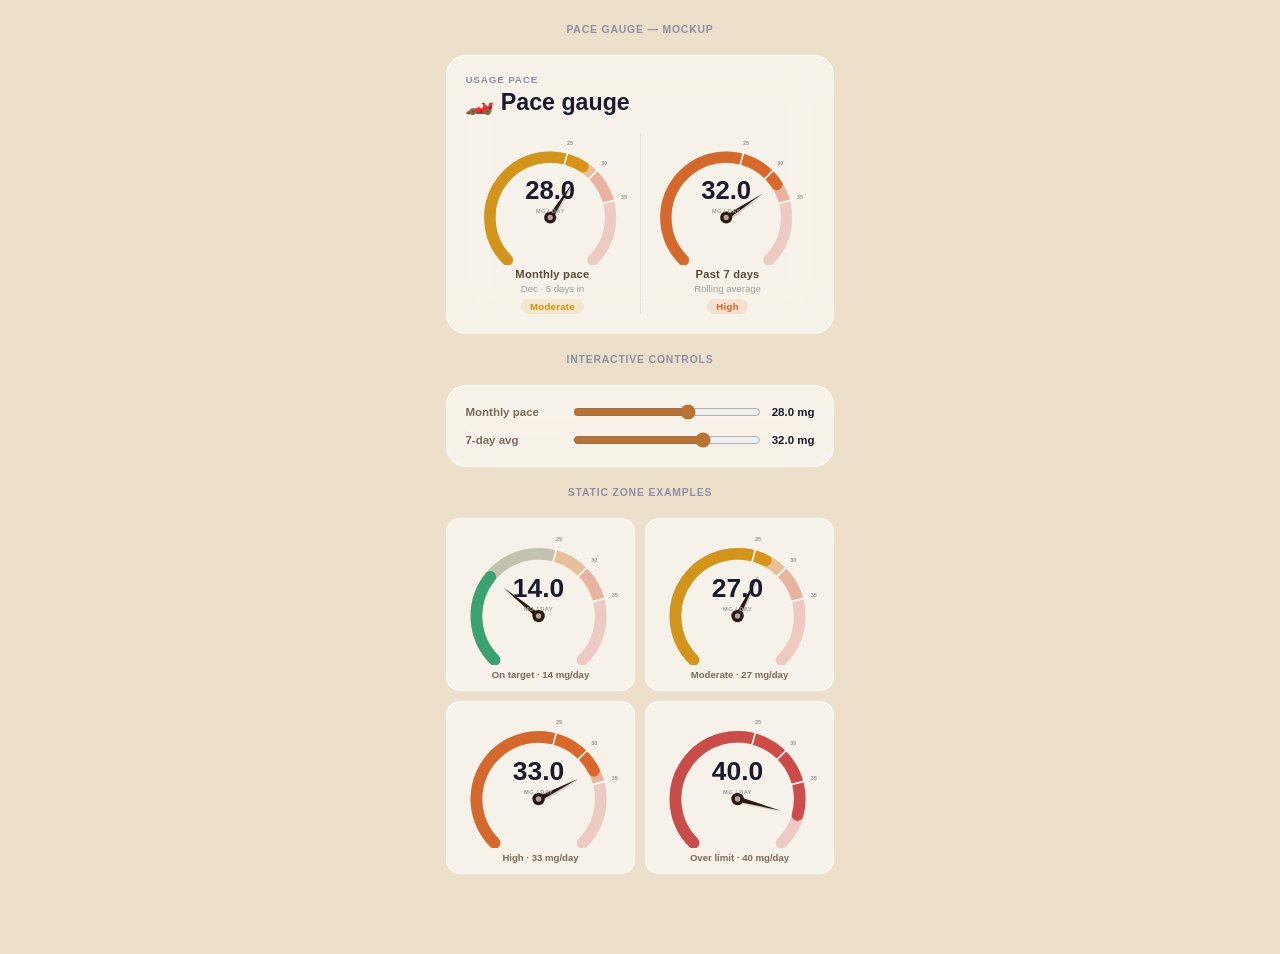
<file: mockup-speedometer.html>
<!DOCTYPE html>
<html lang="en">
<head>
  <meta charset="UTF-8"/>
  <meta name="viewport" content="width=device-width, initial-scale=1.0"/>
  <title>Pace Gauge Mockup</title>
  <style>
    * { box-sizing: border-box; margin: 0; padding: 0; }

    body {
      background: #ede0ca;
      font-family: "Avenir Next","Segoe UI",sans-serif;
      color: #1a1a2e;
      padding: 24px 16px 80px;
      display: flex; flex-direction: column; align-items: center;
      gap: 20px; max-width: 420px; margin: 0 auto;
    }

    .section-tag {
      font-size: 0.65rem; color: #8e8ea8;
      text-transform: uppercase; letter-spacing: 0.08em; font-weight: 700;
      text-align: center; width: 100%;
    }

    .card {
      background: rgba(255,255,255,0.58);
      backdrop-filter: blur(20px);
      border: 1px solid rgba(255,255,255,0.72);
      border-radius: 20px;
      padding: 1.15rem;
      width: 100%;
    }

    .eyebrow {
      font-size: 0.62rem; text-transform: uppercase;
      letter-spacing: 0.08em; color: #8e8ea8; font-weight: 700;
      margin-bottom: 0.2rem;
    }
    .card-title {
      font-family: "Avenir Next Condensed","Franklin Gothic Medium",sans-serif;
      font-size: 1.45rem; font-weight: 800; margin-bottom: 1.1rem;
    }

    .gauges-row {
      display: flex;
      align-items: flex-start;
      gap: 0;
    }
    .gauge-cell {
      flex: 1;
      display: flex;
      flex-direction: column;
      align-items: center;
      gap: 3px;
      padding: 0 6px;
    }
    .gauge-cell + .gauge-cell {
      border-left: 1px solid rgba(0,0,0,0.07);
    }

    .speedometer-svg { width: 100%; height: auto; overflow: hidden; display: block; }

    .gauge-label {
      font-size: 0.7rem; font-weight: 700; color: #5a4a38;
      text-align: center; letter-spacing: 0.02em;
    }
    .gauge-sub {
      font-size: 0.6rem; color: #9e9e9e; text-align: center;
    }
    .gauge-zone-chip {
      font-size: 0.6rem; font-weight: 700;
      padding: 2px 9px; border-radius: 999px;
      margin-top: 2px; letter-spacing: 0.03em;
    }

    .controls { display: flex; flex-direction: column; gap: 12px; }
    .ctrl-row { display: flex; align-items: center; gap: 10px; }
    .ctrl-row label { font-size: 0.72rem; font-weight: 600; color: #7a6a5a; min-width: 98px; }
    .ctrl-row input[type=range] { flex: 1; accent-color: #b87333; }
    .ctrl-row span { font-size: 0.72rem; font-weight: 700; min-width: 44px; text-align: right; }

    .examples-grid {
      display: grid; grid-template-columns: 1fr 1fr; gap: 10px; width: 100%;
    }
    .example-card {
      background: rgba(255,255,255,0.58);
      border: 1px solid rgba(255,255,255,0.72);
      border-radius: 14px; padding: 10px;
      display: flex; flex-direction: column; align-items: center; gap: 4px;
    }
    .example-label { font-size: 0.6rem; font-weight: 700; color: #7a6a5a; text-align: center; }
  </style>
</head>
<body>

<p class="section-tag">Pace Gauge — Mockup</p>

<div class="card">
  <p class="eyebrow">Usage Pace</p>
  <h2 class="card-title">🏎️ Pace gauge</h2>
  <div class="gauges-row">
    <div class="gauge-cell">
      <svg id="gaugeMo" class="speedometer-svg" viewBox="-5 0 215 175"></svg>
      <p class="gauge-label">Monthly pace</p>
      <p class="gauge-sub" id="moSub">Mar · — days in</p>
      <span class="gauge-zone-chip" id="moChip">—</span>
    </div>
    <div class="gauge-cell">
      <svg id="gauge7d" class="speedometer-svg" viewBox="-5 0 215 175"></svg>
      <p class="gauge-label">Past 7 days</p>
      <p class="gauge-sub">Rolling average</p>
      <span class="gauge-zone-chip" id="wkChip">—</span>
    </div>
  </div>
</div>

<p class="section-tag">Interactive Controls</p>
<div class="card controls">
  <div class="ctrl-row">
    <label>Monthly pace</label>
    <input type="range" id="slMo" min="0" max="45" step="0.5" value="28">
    <span id="slMoVal">28.0 mg</span>
  </div>
  <div class="ctrl-row">
    <label>7-day avg</label>
    <input type="range" id="sl7d" min="0" max="45" step="0.5" value="32">
    <span id="sl7dVal">32.0 mg</span>
  </div>
</div>

<p class="section-tag">Static Zone Examples</p>
<div class="examples-grid">
  <div class="example-card">
    <svg class="speedometer-svg static-ex" viewBox="-5 0 215 175" data-val="14"></svg>
    <p class="example-label">On target · 14 mg/day</p>
  </div>
  <div class="example-card">
    <svg class="speedometer-svg static-ex" viewBox="-5 0 215 175" data-val="27"></svg>
    <p class="example-label">Moderate · 27 mg/day</p>
  </div>
  <div class="example-card">
    <svg class="speedometer-svg static-ex" viewBox="-5 0 215 175" data-val="33"></svg>
    <p class="example-label">High · 33 mg/day</p>
  </div>
  <div class="example-card">
    <svg class="speedometer-svg static-ex" viewBox="-5 0 215 175" data-val="40"></svg>
    <p class="example-label">Over limit · 40 mg/day</p>
  </div>
</div>

<script>
const ZONES = [
  { limit: 25, color: '#2d9e6b', bg: 'rgba(45,158,107,0.13)', label: 'On target'  },
  { limit: 30, color: '#d4900a', bg: 'rgba(212,144,10,0.12)',  label: 'Moderate'  },
  { limit: 35, color: '#d86020', bg: 'rgba(216,96,32,0.12)',   label: 'High'       },
  { limit: 45, color: '#c94040', bg: 'rgba(201,64,64,0.12)',   label: 'Over limit' },
];

function getZone(v) {
  return ZONES.find(z => v <= z.limit) || ZONES[ZONES.length - 1];
}

function drawSpeedometer(svgEl, value) {
  // 270° sweep gauge — start: 225° (lower-left), end: −45° (lower-right), through top
  const CX = 100, CY = 112, R = 80, TW = 15, NL = 58, MAX = 45;
  const START_DEG = 225, SWEEP = 270;

  const v = Math.min(Math.max(value, 0), MAX);
  const toRad = d => d * Math.PI / 180;

  // Value → angle in standard math degrees (counterclockwise from +x axis)
  const valToAngle = val => START_DEG - (Math.min(val, MAX) / MAX) * SWEEP;

  // Angle in standard degrees → SVG coordinate point on arc radius R
  const pt = (deg, r = R) => [
    +(CX + r * Math.cos(toRad(deg))).toFixed(2),
    +(CY - r * Math.sin(toRad(deg))).toFixed(2)
  ];

  const zone = getZone(v);
  let h = '';

  const [sx, sy] = pt(START_DEG);
  const [ex, ey] = pt(START_DEG - SWEEP); // = pt(-45)

  // ── 2. Background track — full arc with natural round end caps ──
  // The last zone's color shows in zone 4 and provides the end caps. Zones 1–3 overdraw it.
  h += `<path d="M ${sx} ${sy} A ${R} ${R} 0 1 1 ${ex} ${ey}"
    fill="none" stroke="${ZONES[ZONES.length - 1].color}" stroke-width="${TW}" stroke-linecap="round" opacity="0.22"/>`;

  // Zone coloured arcs for zones 1–3 (butt caps, no boundary bleed)
  let prevDeg = START_DEG;
  let [ppx, ppy] = pt(START_DEG);
  for (let i = 0; i < ZONES.length - 1; i++) {
    const z = ZONES[i];
    const ea = valToAngle(z.limit);
    const [epx, epy] = pt(ea);
    const span = Math.abs(prevDeg - ea);
    h += `<path d="M ${ppx} ${ppy} A ${R} ${R} 0 ${span > 180 ? 1 : 0} 1 ${epx} ${epy}"
      fill="none" stroke="${z.color}" stroke-width="${TW}" stroke-linecap="butt" opacity="0.22"/>`;
    prevDeg = ea;
    [ppx, ppy] = [epx, epy];
  }

  // ── 3. Active fill arc (from start to current value) ──
  if (v > 0.3) {
    const va = valToAngle(v);
    const [vx, vy] = pt(va);
    const span = START_DEG - va;
    h += `<path d="M ${sx} ${sy} A ${R} ${R} 0 ${span > 180 ? 1 : 0} 1 ${vx} ${vy}"
      fill="none" stroke="${zone.color}" stroke-width="${TW}" stroke-linecap="round" opacity="0.9"/>`;
  }

  // ── 4. Zone boundary ticks + labels ──
  for (const t of [25, 30, 35]) {
    const ta = toRad(valToAngle(t));
    const inR = R - TW / 2 - 1, outR = R + TW / 2 + 3, lblR = R + TW / 2 + 14;
    const [ix, iy] = [+(CX + inR * Math.cos(ta)).toFixed(1), +(CY - inR * Math.sin(ta)).toFixed(1)];
    const [ox, oy] = [+(CX + outR * Math.cos(ta)).toFixed(1), +(CY - outR * Math.sin(ta)).toFixed(1)];
    const [lx, ly] = [+(CX + lblR * Math.cos(ta)).toFixed(1), +(CY - lblR * Math.sin(ta)).toFixed(1)];
    h += `<line x1="${ix}" y1="${iy}" x2="${ox}" y2="${oy}" stroke="rgba(255,255,255,0.92)" stroke-width="2.2"/>`;
    h += `<text x="${lx}" y="${ly}" text-anchor="middle" dominant-baseline="middle"
      font-size="7" fill="rgba(0,0,0,0.4)" font-weight="700"
      font-family="'Avenir Next',sans-serif">${t}</text>`;
  }

  // ── 5. Needle (tapered triangle + shadow) ──
  const na = toRad(valToAngle(v));
  const [tipX, tipY] = [+(CX + NL * Math.cos(na)).toFixed(2), +(CY - NL * Math.sin(na)).toFixed(2)];
  const bw = 3.2;
  const pts = [
    `${+(CX + Math.sin(na) * bw).toFixed(2)},${+(CY + Math.cos(na) * bw).toFixed(2)}`,
    `${+(CX - Math.sin(na) * bw).toFixed(2)},${+(CY - Math.cos(na) * bw).toFixed(2)}`,
    `${tipX},${tipY}`
  ].join(' ');
  h += `<polygon points="${pts}" fill="rgba(0,0,0,0.14)" transform="translate(1.5,2)"/>`;
  h += `<polygon points="${pts}" fill="#2a1810"/>`;

  // ── 6. Center hub ──
  h += `<circle cx="${CX}" cy="${CY}" r="8" fill="#2a1810"/>`;
  h += `<circle cx="${CX}" cy="${CY}" r="3.5" fill="rgba(255,255,255,0.62)"/>`;

  // ── 7. Value + unit (centred inside gauge) ──
  h += `<text x="${CX}" y="${CY - 24}" text-anchor="middle"
    font-size="34" font-weight="800" fill="#1a1a2e"
    font-family="'Avenir Next Condensed','Franklin Gothic Medium',sans-serif">${v.toFixed(1)}</text>`;
  h += `<text x="${CX}" y="${CY - 6}" text-anchor="middle"
    font-size="7.5" fill="#9e9e9e" letter-spacing="0.07em" font-weight="700"
    font-family="'Avenir Next',sans-serif">MG / DAY</text>`;

  svgEl.innerHTML = h;
}

function updateChip(id, value) {
  const z = getZone(value);
  const el = document.getElementById(id);
  if (!el) return;
  el.textContent = z.label;
  el.style.color = z.color;
  el.style.background = z.bg;
}

function update() {
  const mo = parseFloat(document.getElementById('slMo').value);
  const wd = parseFloat(document.getElementById('sl7d').value);
  document.getElementById('slMoVal').textContent = mo.toFixed(1) + ' mg';
  document.getElementById('sl7dVal').textContent = wd.toFixed(1) + ' mg';
  drawSpeedometer(document.getElementById('gaugeMo'), mo);
  drawSpeedometer(document.getElementById('gauge7d'), wd);
  updateChip('moChip', mo);
  updateChip('wkChip', wd);
  const now = new Date();
  document.getElementById('moSub').textContent =
    now.toLocaleString('default', { month: 'short' }) + ' · ' + now.getDate() + ' days in';
}

document.querySelectorAll('.static-ex').forEach(svg =>
  drawSpeedometer(svg, parseFloat(svg.dataset.val))
);

document.getElementById('slMo').addEventListener('input', update);
document.getElementById('sl7d').addEventListener('input', update);
update();
</script>
</body>
</html>
</file>
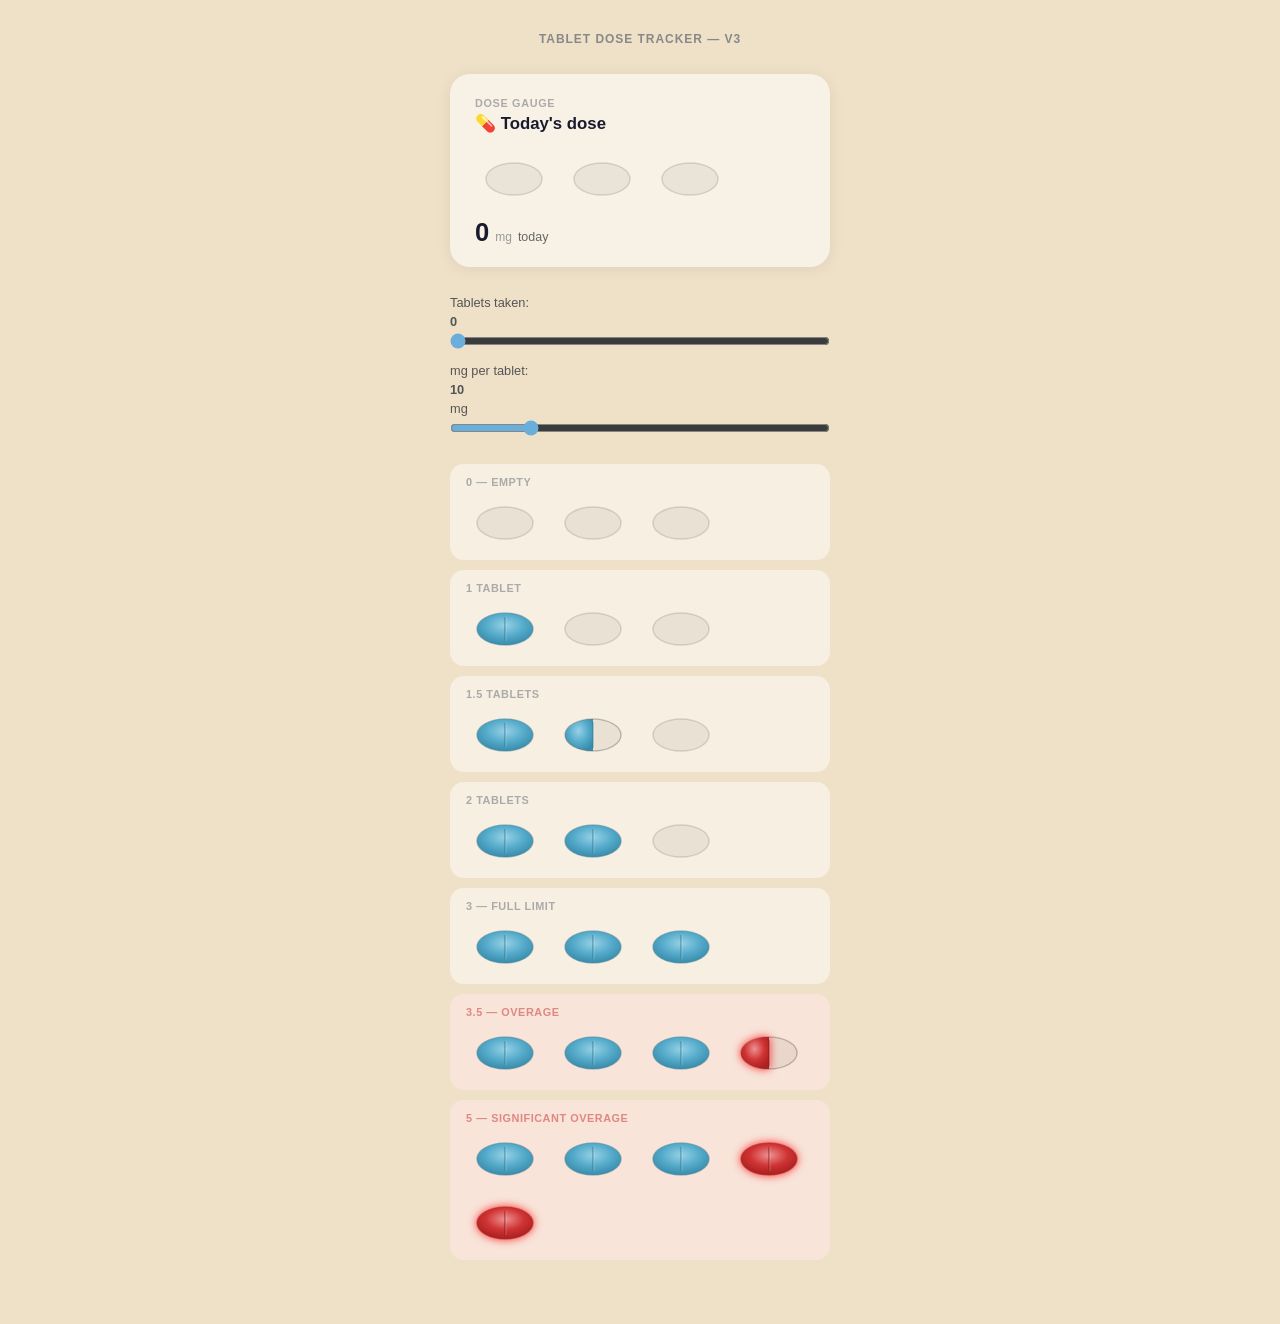
<file: mockup-tablets.html>
<!DOCTYPE html>
<html lang="en">
<head>
  <meta charset="UTF-8" />
  <meta name="viewport" content="width=device-width, initial-scale=1.0" />
  <title>Tablet Dose Mockup</title>
  <style>
    * { box-sizing: border-box; margin: 0; padding: 0; }
    body {
      background: #efe1c7;
      min-height: 100vh;
      display: flex;
      flex-direction: column;
      align-items: center;
      padding: 32px 16px 64px;
      font-family: -apple-system, BlinkMacSystemFont, "Segoe UI", sans-serif;
      gap: 28px;
    }
    h2 { font-size: 0.75rem; text-transform: uppercase; letter-spacing: 0.08em; color: #888; font-weight: 600; }

    .card {
      background: rgba(255,255,255,0.55);
      backdrop-filter: blur(12px);
      border-radius: 20px;
      padding: 22px 24px 20px;
      width: 100%; max-width: 380px;
      box-shadow: 0 2px 16px rgba(0,0,0,0.07);
      border: 1.5px solid transparent;
      transition: background 0.4s, border-color 0.4s, box-shadow 0.4s;
    }
    .card.is-over {
      background: rgba(255, 235, 235, 0.72);
      border-color: rgba(210, 50, 50, 0.3);
      box-shadow: 0 2px 20px rgba(210, 50, 50, 0.15);
    }

    .card-eyebrow { font-size: 0.68rem; text-transform: uppercase; letter-spacing: 0.06em; color: #aaa; font-weight: 600; margin-bottom: 4px; }
    .card.is-over .card-eyebrow { color: rgba(200,60,60,0.6); }
    .card-title   { font-size: 1.05rem; font-weight: 700; color: #1a1a2e; margin-bottom: 18px; }

    .tablet-track { display: flex; align-items: center; gap: 10px; flex-wrap: wrap; }

    .dose-summary { margin-top: 14px; font-size: 0.8rem; color: #666; display: flex; align-items: baseline; gap: 6px; flex-wrap: wrap; }
    .dose-summary strong { font-size: 1.6rem; font-weight: 800; color: #1a1a2e; line-height: 1; }
    .dose-summary .unit { color: #999; font-size: 0.75rem; }
    .cap-label { font-size: 0.78rem; }
    .cap-label.over { color: #c93030; font-weight: 700; }

    .controls { width: 100%; max-width: 380px; display: flex; flex-direction: column; gap: 14px; }
    .controls label { font-size: 0.8rem; color: #555; display: flex; flex-direction: column; gap: 4px; }
    .controls input[type=range] { width: 100%; accent-color: #6aaedb; }

    .examples { width: 100%; max-width: 380px; display: flex; flex-direction: column; gap: 10px; }
    .example-row {
      border-radius: 14px;
      padding: 12px 16px 10px;
      display: flex; flex-direction: column; gap: 8px;
      background: rgba(255,255,255,0.45);
    }
    .example-row.is-over {
      background: rgba(255, 230, 230, 0.6);
    }
    .example-label { font-size: 0.68rem; color: #aaa; text-transform: uppercase; letter-spacing: 0.05em; font-weight: 600; }
    .example-row.is-over .example-label { color: rgba(200,60,60,0.55); }
  </style>
</head>
<body>

<h2>Tablet Dose Tracker — v3</h2>

<div class="card" id="mainCard">
  <div class="card-eyebrow">Dose Gauge</div>
  <div class="card-title">💊 Today's dose</div>
  <div class="tablet-track" id="mainTrack"></div>
  <div class="dose-summary">
    <strong id="doseTotal">0</strong>
    <span class="unit">mg</span>
    <span class="cap-label" id="capLabel">today</span>
  </div>
</div>

<div class="controls">
  <label>Tablets taken: <strong id="takenVal">0</strong>
    <input type="range" id="takenSlider" min="0" max="5" step="0.5" value="0"/>
  </label>
  <label>mg per tablet: <strong id="mgVal">10</strong> mg
    <input type="range" id="mgSlider" min="5" max="30" step="5" value="10"/>
  </label>
</div>

<div class="examples">
  <div class="example-row"><div class="example-label">0 — empty</div><div class="tablet-track" id="ex0"></div></div>
  <div class="example-row"><div class="example-label">1 tablet</div><div class="tablet-track" id="ex1"></div></div>
  <div class="example-row"><div class="example-label">1.5 tablets</div><div class="tablet-track" id="ex15"></div></div>
  <div class="example-row"><div class="example-label">2 tablets</div><div class="tablet-track" id="ex2"></div></div>
  <div class="example-row"><div class="example-label">3 — full limit</div><div class="tablet-track" id="ex3"></div></div>
  <div class="example-row is-over"><div class="example-label">3.5 — overage</div><div class="tablet-track" id="ex35"></div></div>
  <div class="example-row is-over"><div class="example-label">5 — significant overage</div><div class="tablet-track" id="ex5"></div></div>
</div>

<script>
const DAILY_LIMIT = 3;

// ── Padding around oval so glow is never clipped ─────────────────────
const PAD = 10; // px of breathing room on each side
const OW = 58, OH = 34; // oval dimensions
const SW = OW + PAD * 2, SH = OH + PAD * 2; // SVG canvas with padding
const cx = SW / 2, cy = SH / 2;
const rx = OW / 2 - 1, ry = OH / 2 - 1;

function tabletSVG(fill, over = false) {
  const uid = Math.random().toString(36).slice(2, 8);

  // Blue palette (normal tablets)
  const B_LIGHT  = "#a8ddf0";
  const B_MID    = "#7ec8e3";
  const B_BASE   = "#5ab0d0";
  const B_DARK   = "#3a8aaa";
  const SCORE    = "#2e7a96";
  const SPECKLE  = "rgba(58,138,170,0.15)";

  // Red palette (overage tablets)
  const R_LIGHT  = "#f7a0a0";
  const R_MID    = "#e86060";
  const R_BASE   = "#d43535";
  const R_DARK   = "#a82020";
  const R_SCORE  = "#8a1515";
  const R_SPEC   = "rgba(168,32,32,0.12)";

  const isRed = over && fill > 0;
  const LIGHT = isRed ? R_LIGHT : B_LIGHT;
  const MID   = isRed ? R_MID   : B_MID;
  const BASE  = isRed ? R_BASE  : B_BASE;
  const DARK  = isRed ? R_DARK  : B_DARK;
  const SCOL  = isRed ? R_SCORE : SCORE;
  const SPEC  = isRed ? R_SPEC  : SPECKLE;

  const EMPTY_FILL   = "rgba(0,0,0,0.06)";
  const EMPTY_STROKE = "rgba(0,0,0,0.13)";

  let s = `
    <defs>
      <clipPath id="oval${uid}">
        <ellipse cx="${cx}" cy="${cy}" rx="${rx}" ry="${ry}"/>
      </clipPath>
      <radialGradient id="matteGrad${uid}" cx="50%" cy="38%" r="62%">
        <stop offset="0%"   stop-color="${LIGHT}"/>
        <stop offset="55%"  stop-color="${BASE}"/>
        <stop offset="100%" stop-color="${DARK}"/>
      </radialGradient>
      <linearGradient id="halfGrad${uid}" x1="0" y1="0" x2="1" y2="0">
        <stop offset="0%"   stop-color="${LIGHT}"/>
        <stop offset="49%"  stop-color="${MID}"/>
        <stop offset="50%"  stop-color="${EMPTY_FILL}"/>
        <stop offset="100%" stop-color="${EMPTY_FILL}"/>
      </linearGradient>
      ${isRed ? `
      <filter id="glow${uid}" x="-60%" y="-60%" width="220%" height="220%">
        <feGaussianBlur in="SourceGraphic" stdDeviation="5" result="blur"/>
        <feColorMatrix in="blur" type="matrix"
          values="1.8 0 0 0 0.1
                  0   0 0 0 0
                  0   0 0 0 0
                  0   0 0 0.9 0" result="coloredBlur"/>
        <feMerge>
          <feMergeNode in="coloredBlur"/>
          <feMergeNode in="SourceGraphic"/>
        </feMerge>
      </filter>` : ""}
    </defs>
  `;

  // Ghost shell (base layer, always)
  s += `<ellipse cx="${cx}" cy="${cy}" rx="${rx}" ry="${ry}"
        fill="${EMPTY_FILL}" stroke="${EMPTY_STROKE}" stroke-width="1.5"/>`;

  if (fill === 1) {
    s += `
      <ellipse cx="${cx}" cy="${cy}" rx="${rx}" ry="${ry}"
               fill="url(#matteGrad${uid})"
               ${isRed ? `filter="url(#glow${uid})"` : ""}/>
      <ellipse cx="${cx}" cy="${cy}" rx="${rx}" ry="${ry}"
               fill="${SPEC}" clip-path="url(#oval${uid})"/>
      <!-- score line shadow -->
      <line x1="${cx}" y1="${cy - ry + 4}" x2="${cx}" y2="${cy + ry - 4}"
            stroke="${SCOL}" stroke-width="1.8" opacity="0.5"
            clip-path="url(#oval${uid})"/>
      <!-- score line highlight -->
      <line x1="${cx + 0.9}" y1="${cy - ry + 4}" x2="${cx + 0.9}" y2="${cy + ry - 4}"
            stroke="rgba(255,255,255,0.3)" stroke-width="0.9"
            clip-path="url(#oval${uid})"/>
      <ellipse cx="${cx}" cy="${cy}" rx="${rx}" ry="${ry}"
               fill="none" stroke="${DARK}" stroke-width="1.1" opacity="0.45"/>
    `;
  } else if (fill === 0.5) {
    // For the glow on a half-tablet, apply the filter to a group wrapping the filled half
    s += `
      <g ${isRed ? `filter="url(#glow${uid})"` : ""}>
        <g clip-path="url(#oval${uid})">
          <rect x="${PAD}" y="${PAD}" width="${OW / 2}" height="${OH}"
                fill="url(#matteGrad${uid})"/>
          <rect x="${PAD}" y="${PAD}" width="${OW / 2}" height="${OH}"
                fill="${SPEC}"/>
        </g>
      </g>
      <line x1="${cx}" y1="${cy - ry + 3}" x2="${cx}" y2="${cy + ry - 3}"
            stroke="${SCOL}" stroke-width="1.8" opacity="0.45"
            clip-path="url(#oval${uid})"/>
      <line x1="${cx + 0.9}" y1="${cy - ry + 3}" x2="${cx + 0.9}" y2="${cy + ry - 3}"
            stroke="rgba(255,255,255,0.28)" stroke-width="0.9"
            clip-path="url(#oval${uid})"/>
      <ellipse cx="${cx}" cy="${cy}" rx="${rx}" ry="${ry}"
               fill="none" stroke="${EMPTY_STROKE}" stroke-width="1.2"/>
    `;
  }

  return `<svg width="${SW}" height="${SH}" viewBox="0 0 ${SW} ${SH}"
               style="display:block;overflow:visible">${s}</svg>`;
}

// ── Render track ─────────────────────────────────────────────────────
function renderTrack(container, taken) {
  container.innerHTML = "";
  const slots = Math.max(DAILY_LIMIT, Math.ceil(taken));
  for (let i = 0; i < slots; i++) {
    const rem  = taken - i;
    const fill = rem >= 1 ? 1 : rem >= 0.5 ? 0.5 : 0;
    const over = i >= DAILY_LIMIT && fill > 0;
    const div  = document.createElement("div");
    div.style.display = "flex";
    div.innerHTML = tabletSVG(fill, over);
    container.appendChild(div);
  }
}

// ── Interactive ──────────────────────────────────────────────────────
function update() {
  const taken = +document.getElementById("takenSlider").value;
  const mg    = +document.getElementById("mgSlider").value;
  document.getElementById("takenVal").textContent = taken;
  document.getElementById("mgVal").textContent    = mg;

  renderTrack(document.getElementById("mainTrack"), taken);

  const total = taken * mg;
  document.getElementById("doseTotal").textContent = total % 1 === 0 ? total : total.toFixed(1);

  const over    = taken > DAILY_LIMIT;
  const cap     = document.getElementById("capLabel");
  const excess  = +(taken - DAILY_LIMIT).toFixed(1);
  cap.textContent = over
    ? `⚠️ ${excess} tablet${excess !== 1 ? "s" : ""} over limit`
    : "today";
  cap.className = "cap-label" + (over ? " over" : "");

  document.getElementById("mainCard").classList.toggle("is-over", over);
}

document.getElementById("takenSlider").addEventListener("input", update);
document.getElementById("mgSlider").addEventListener("input", update);

renderTrack(document.getElementById("ex0"),  0);
renderTrack(document.getElementById("ex1"),  1);
renderTrack(document.getElementById("ex15"), 1.5);
renderTrack(document.getElementById("ex2"),  2);
renderTrack(document.getElementById("ex3"),  3);
renderTrack(document.getElementById("ex35"), 3.5);
renderTrack(document.getElementById("ex5"),  5);
update();
</script>
</body>
</html>
</file>
